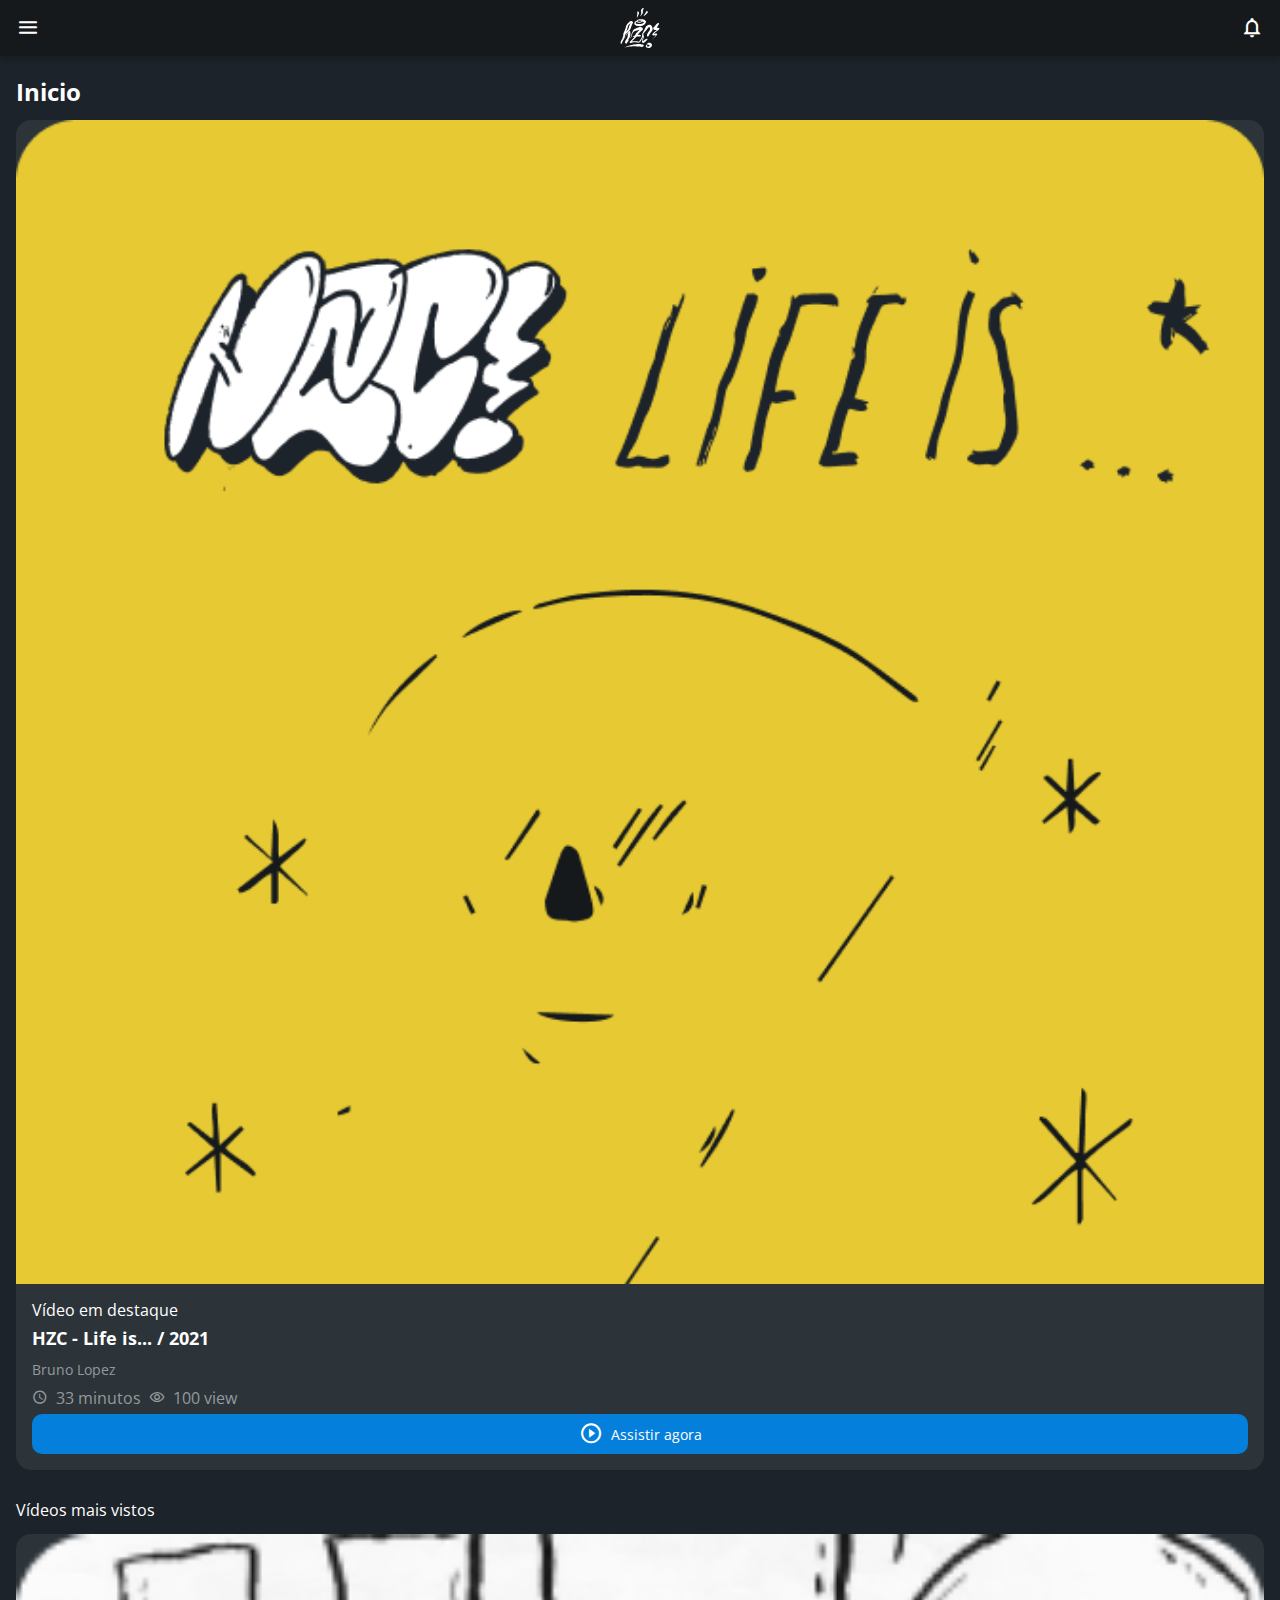
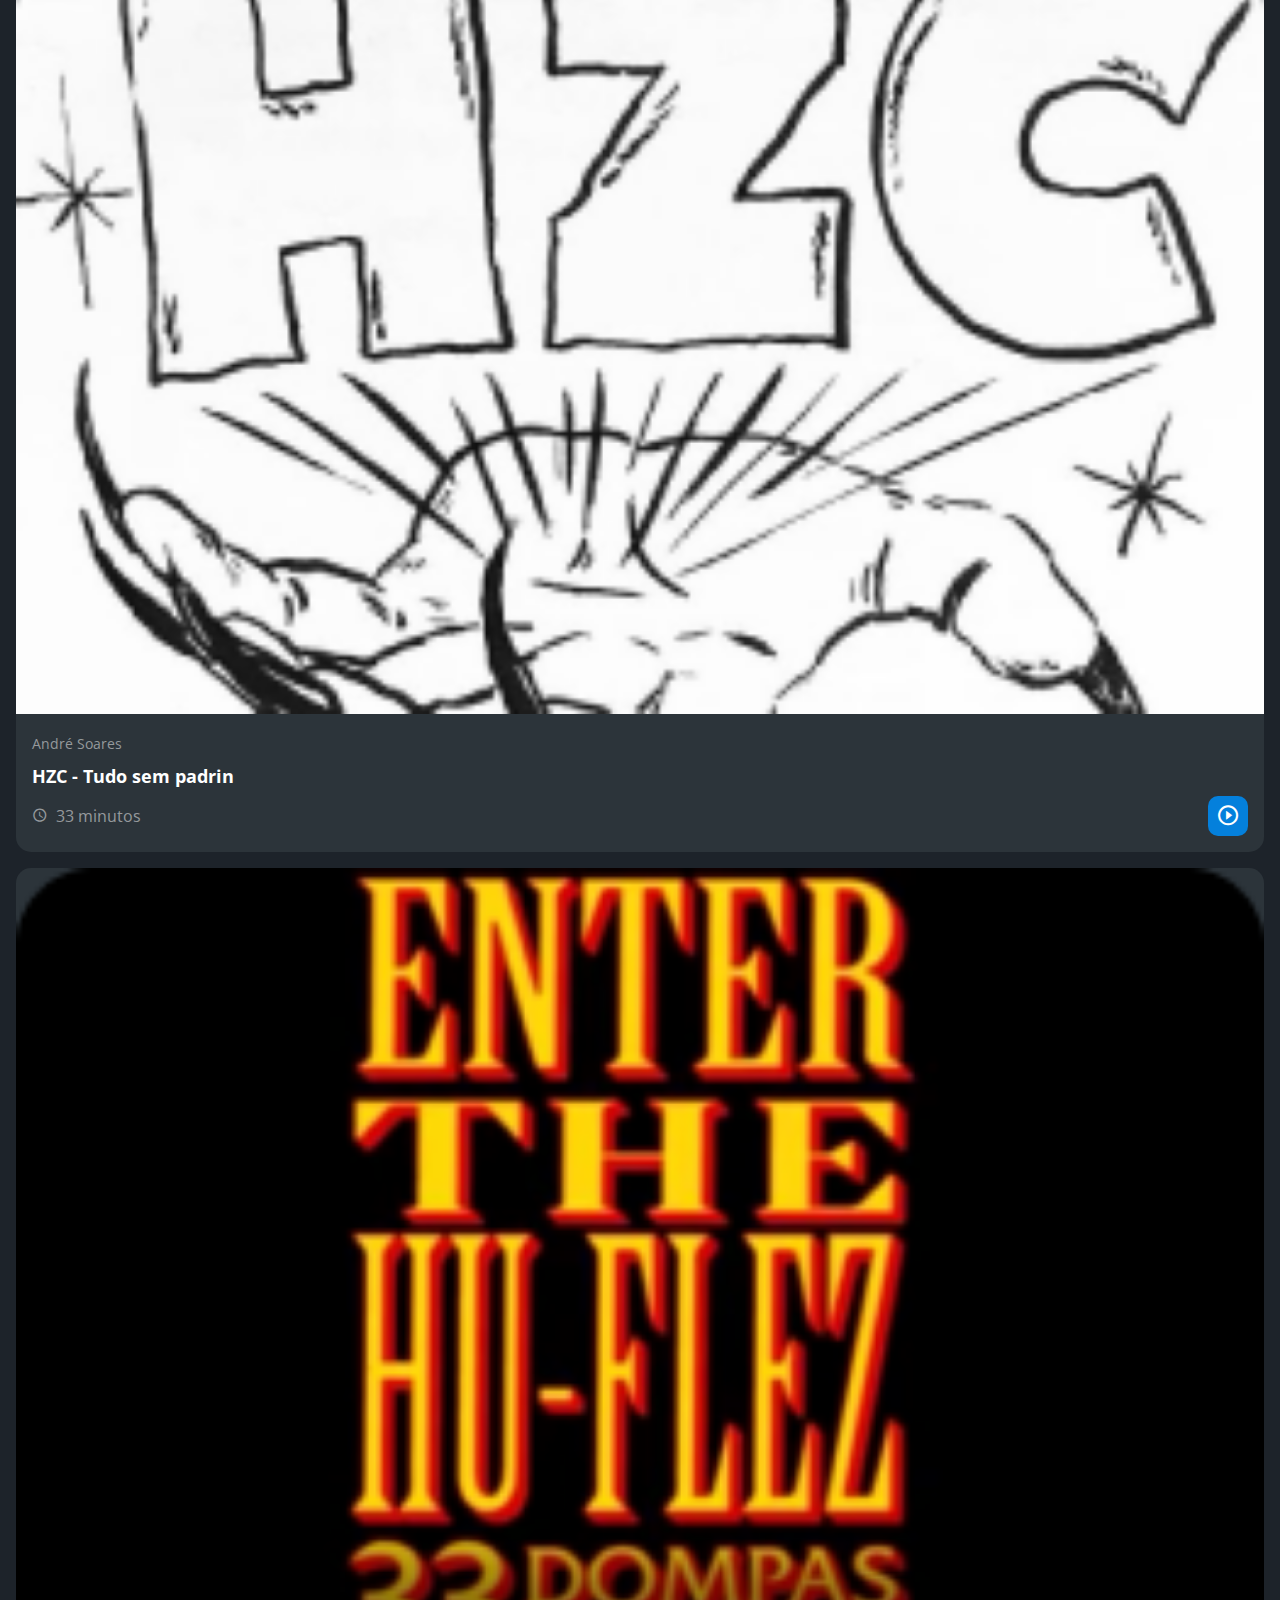
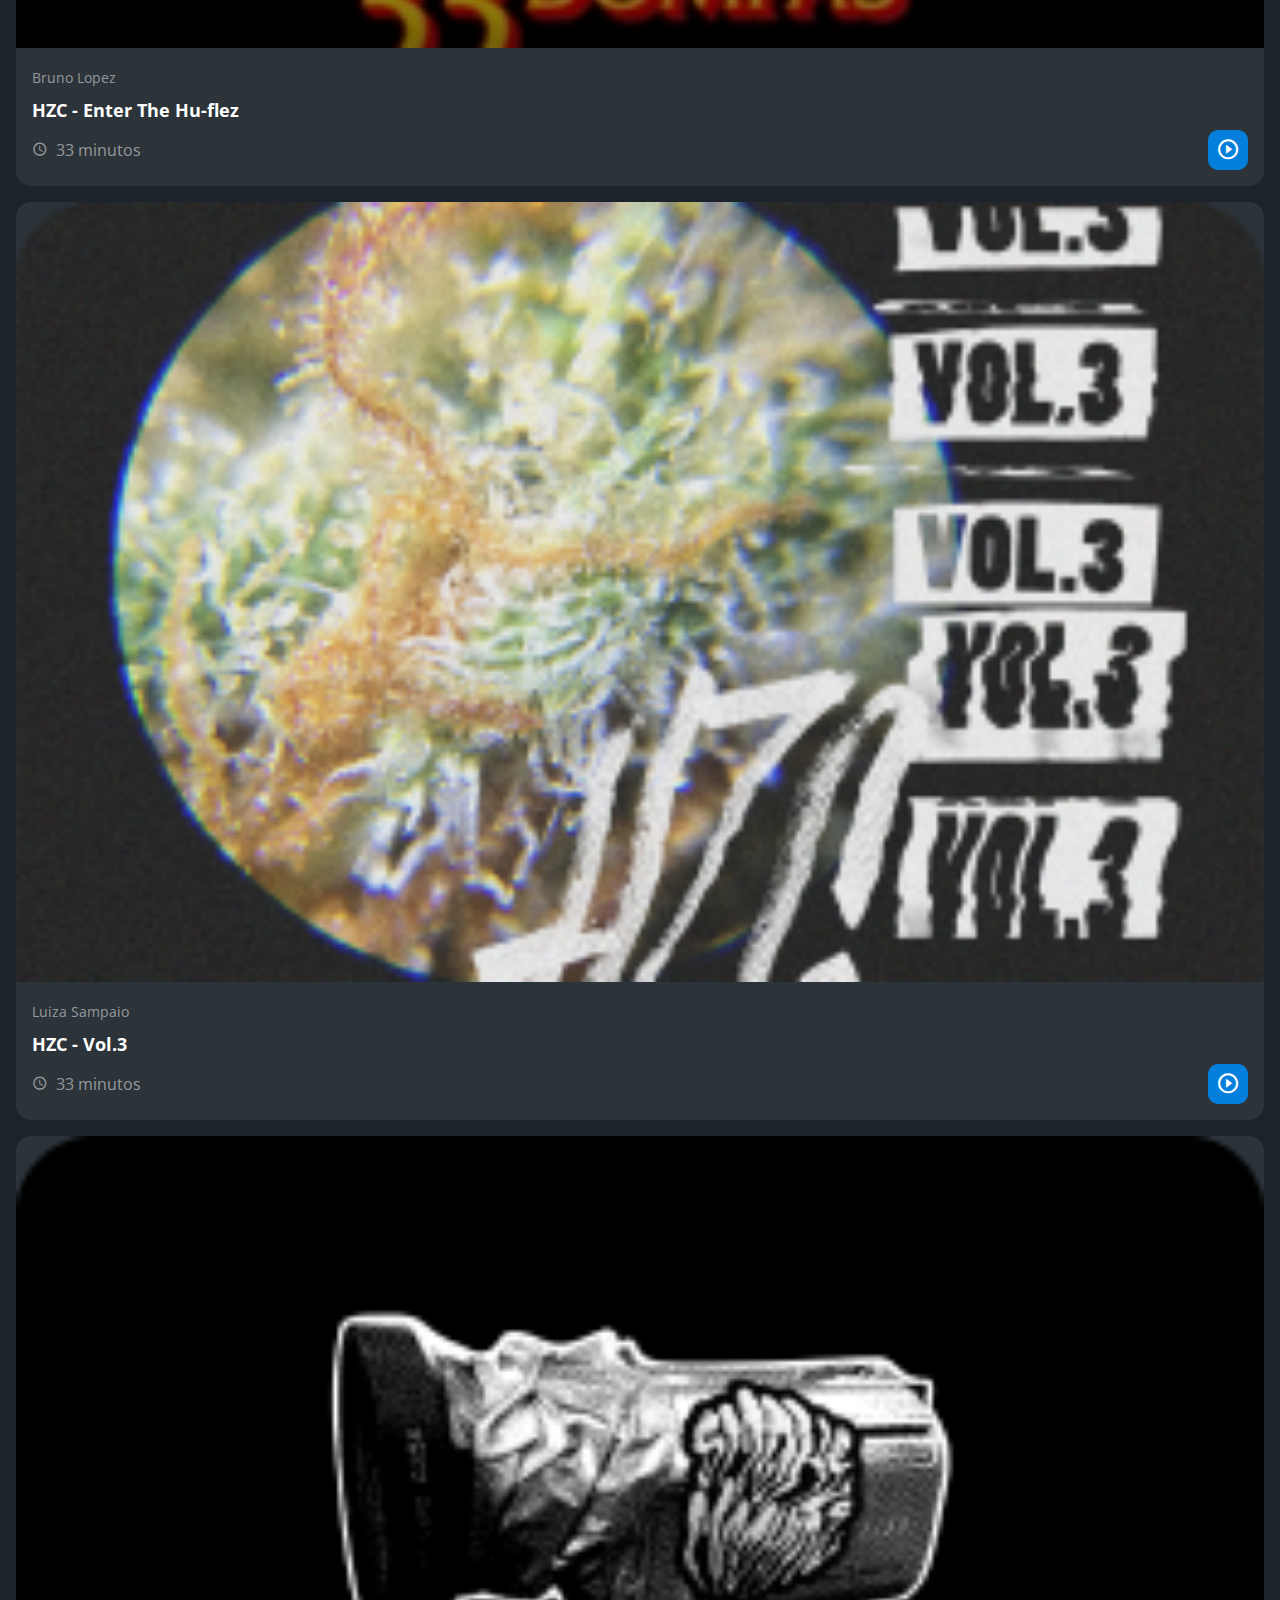
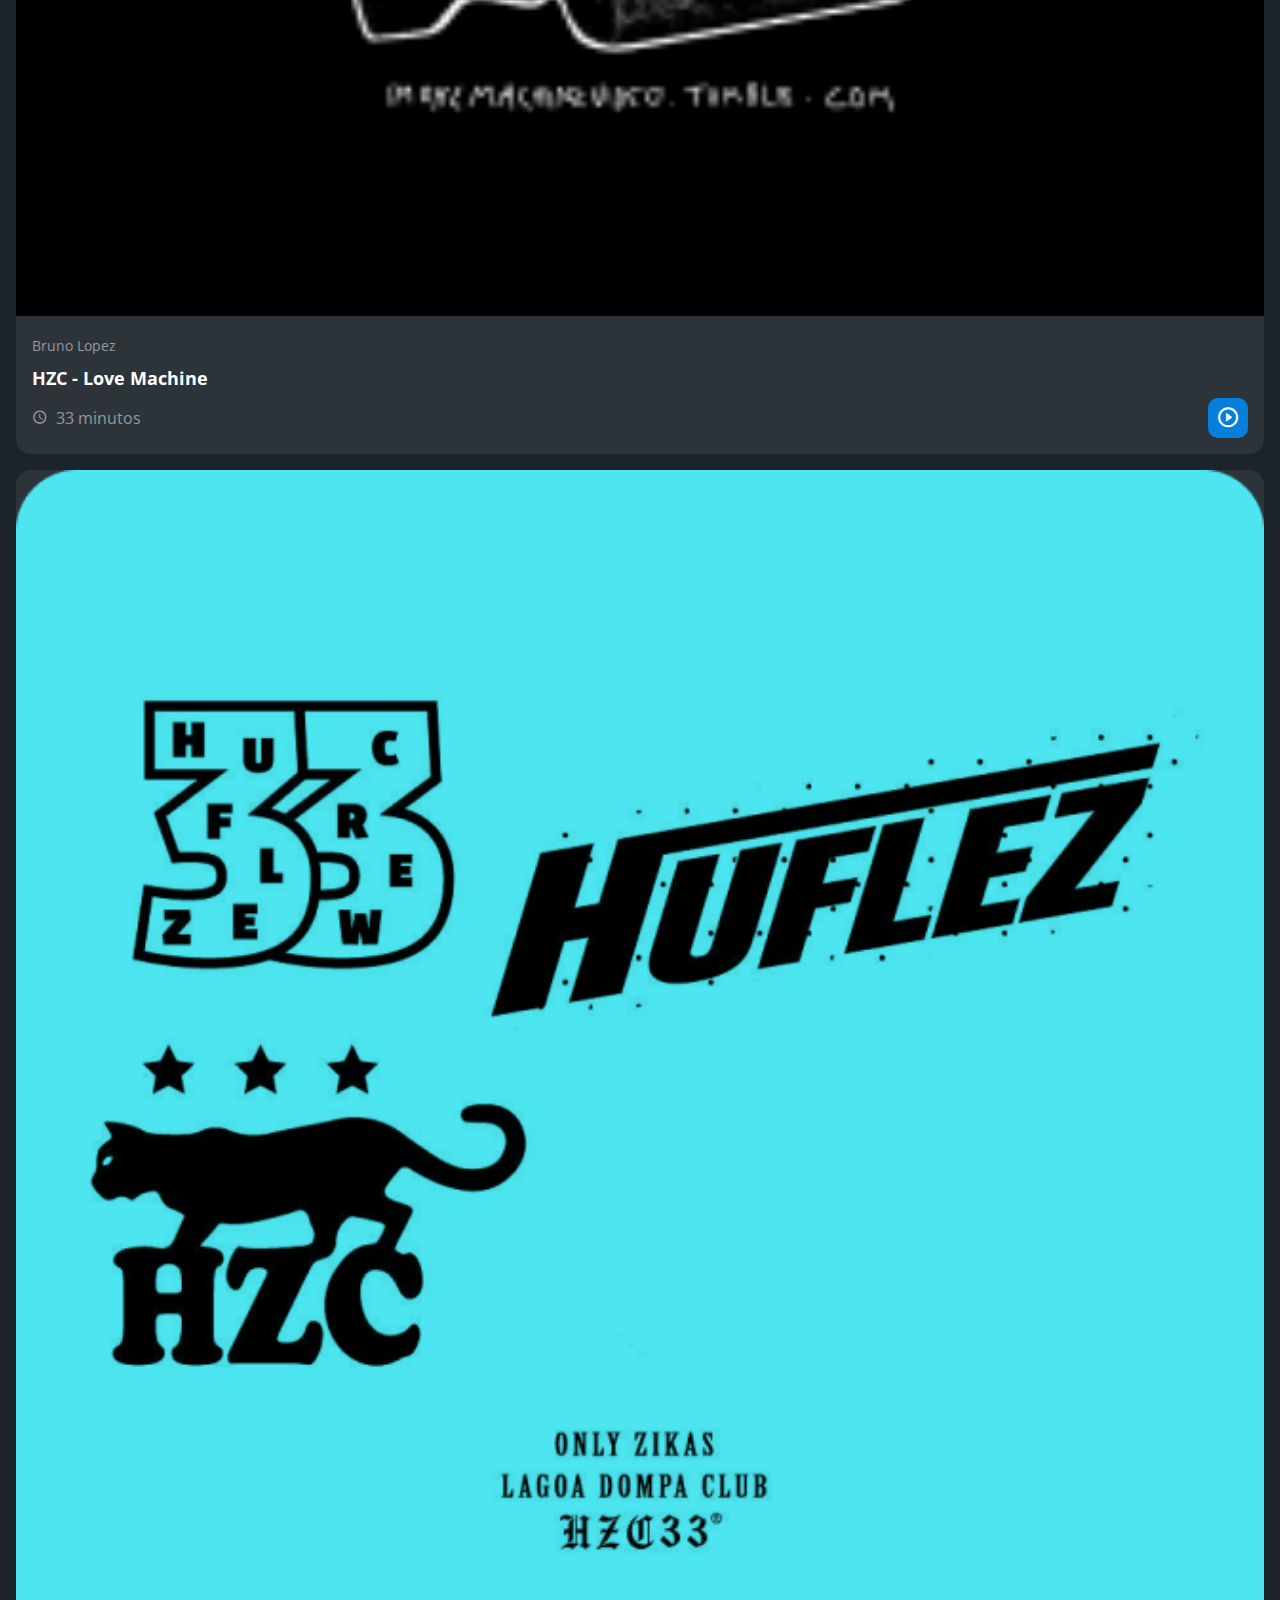
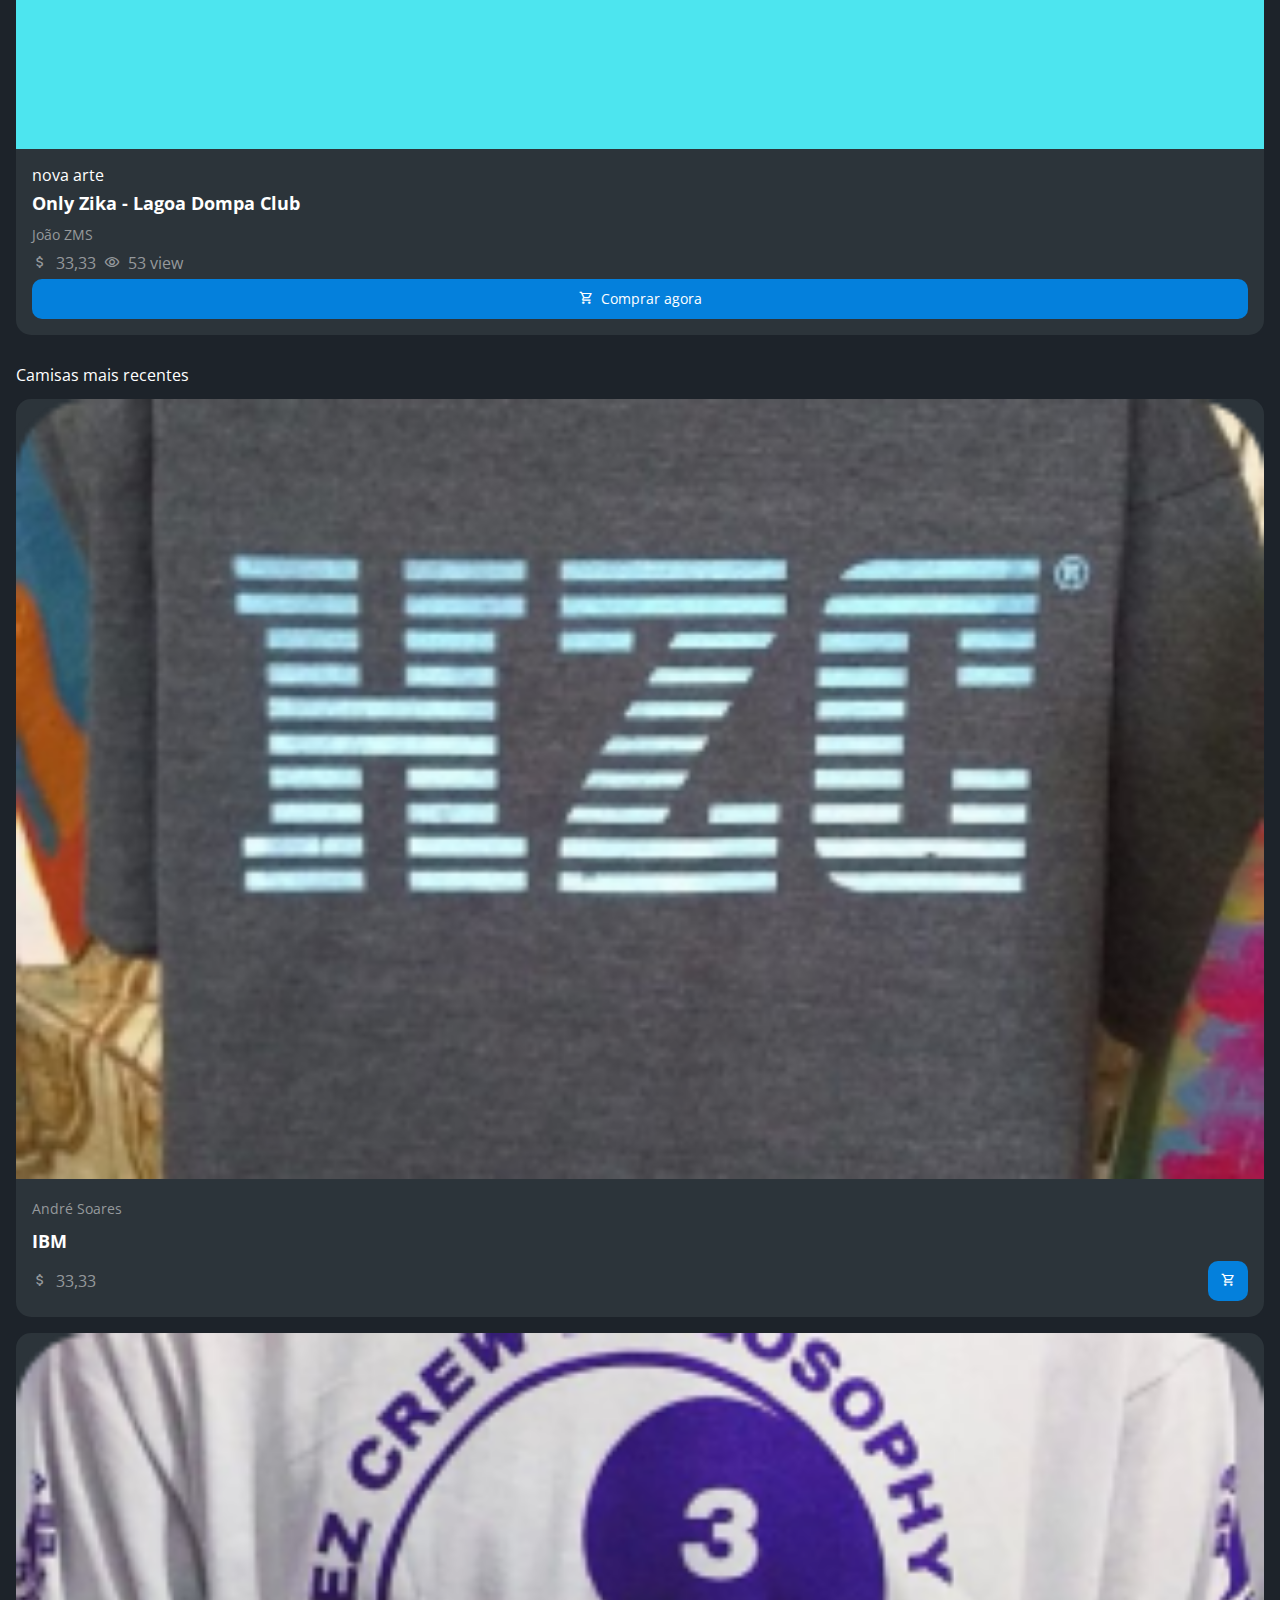
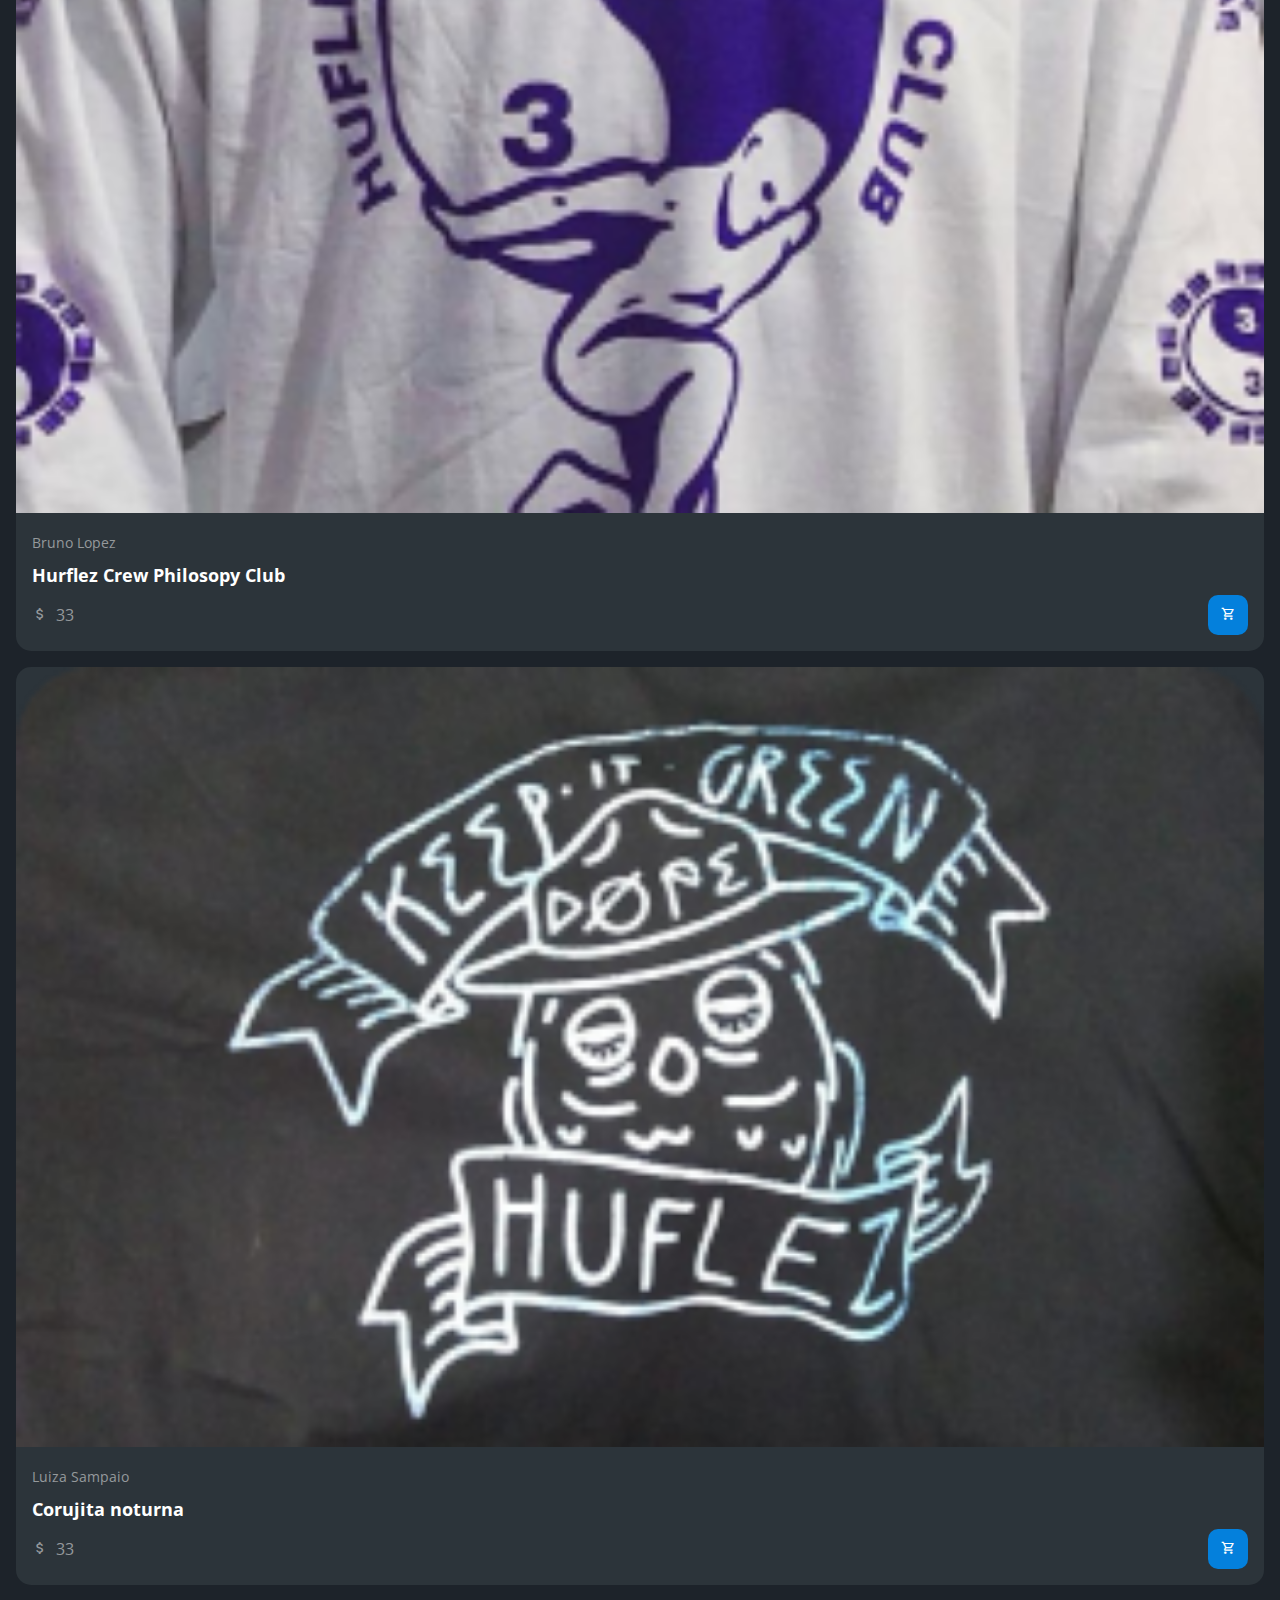
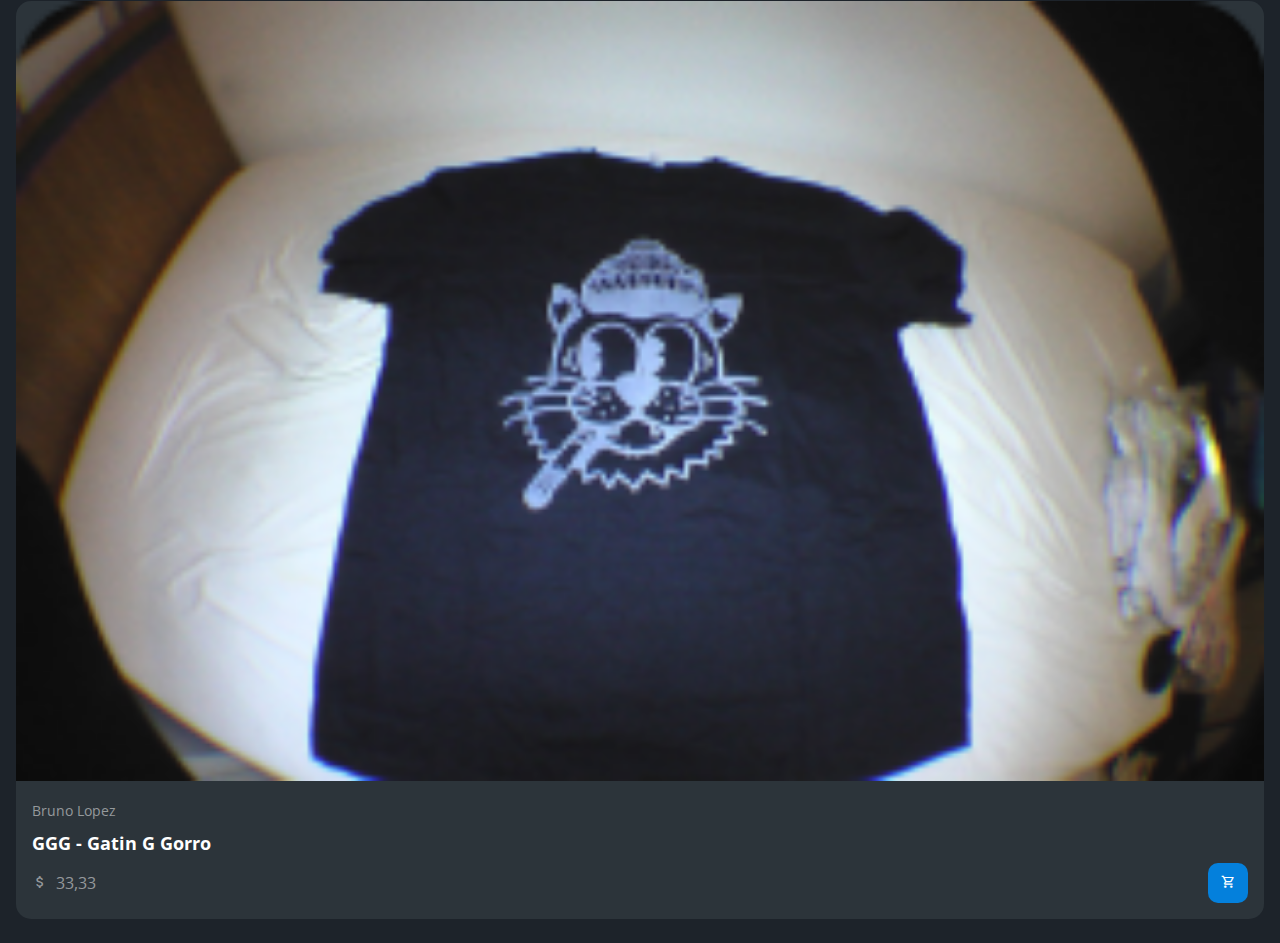
<file: index.html>
<!DOCTYPE html>
<html lang="pt-br">

<head>
    <meta charset="UTF-8">
    <meta http-equiv="X-UA-Compatible" content="IE=edge">
    <meta name="viewport" content="width=device-width, initial-scale=1.0">

    <!-- Reset Css -->
    <link rel="stylesheet" href="flex-e-grid-main/assets/css/reset.css">

    <!-- Css Page -->
    <link rel="stylesheet" href="style/base.css">
    <link rel="stylesheet" href="style/style.css">
    <link rel="stylesheet" href="style/cartao.css">

    <!-- Import Font -->
    <link rel="preconnect" href="https://fonts.googleapis.com">
    <link rel="preconnect" href="https://fonts.gstatic.com" crossorigin>
    <link rel="stylesheet" href="https://fonts.googleapis.com/css2?family=Open+Sans:wght@400;600;700&display=swap">

    <title>HZC | Home</title>
</head>

<body>

    <header class="container__cabecalho">
        <button class="container__menu" aria-label="menu"><i></i></button>
        <img src="flex-e-grid-main/assets/img/logo.svg" alt="Logo da HZC" class="container__logo">
        <p class="container-perfil">Bruno Lopez</p>
        <button class="container__notificacao" aria-label="notificação"><i></i></button>
        
    </header>

    <nav class="menu-lateral">
        <img src="flex-e-grid-main/assets/img/logo.svg" alt="logotipo da HZC" class="menu-lateral__logo">
        <a href="#" class="menu-lateral__link menu-lateral__link--inicio menu-lateral__link--ativo">Incio</a>
        <a href="#" class="menu-lateral__link menu-lateral__link--video">Vidios</a>
        <a href="picos.html" class="menu-lateral__link menu-lateral__link--pico">Picos</a>
        <a href="#" class="menu-lateral__link menu-lateral__link--integrantes">Integrantes</a>
        <a href="#"class="menu-lateral__link menu-lateral__link--camisas">Camisas</a>
        <a href="#" class="menu-lateral__link menu-lateral__link--pinturas">Pinturas</a>
    </nav>

    <main class="principal">

        <!-- Sessão de Cartões de Videos -->
        <h2 class="titulo-pagina">Inicio</h2>
        
        <article class="cartao cartao--destaque cartao--destaque__banner">
            <img src="flex-e-grid-main/assets/img/banner-mobile_1.png" alt="Banner do cartao" class="cartao__img">
            <div class="cartao__conteudo">
                <p class="cartao__destaque">Vídeo em destaque</p>
                <h3 class="cartao__titulo">HZC - Life is... / 2021</h3>
                <p class="cartao__perfil">Bruno Lopez</p>
                <p class="cartao__info cartao__info--tempo">33 minutos</p>
                <p class="cartao__info cartao__info--vizualizacao">100 view</p>
                <button class="cartao__botao cartao__botao--play cartao__botao--destaque">Assistir agora</button>
            </div>
        </article>
        <article class="cartao cartao--recentes cartao--recentes__videos">
            <h3 class="cartao__titulo">Vídeos recentes</h3>
            <a href="#" class="cartao__link">Ver todos</a>
            <ul class="cartao__lista">
                <li class="cartao__item">
                    <img src="flex-e-grid-main/assets/img/miniatura_1.png" alt="Thumbnail" class="cartao__item-thumbnail">
                    <h4 class="cartao__item-titulo">HZC - Love Machine</h4>
                    <p class="cartao__item-perfil">Júliano Fonseca</p>
                </li>
                <li class="cartao__item">
                    <img src="flex-e-grid-main/assets/img/miniatura_2.png" alt="Thumbnail" class="cartao__item-thumbnail">
                    <h4 class="cartao__item-titulo">HZC - Vol.3</h4>
                    <p class="cartao__item-perfil">Bruno Lopez</p>
                </li>
                <li class="cartao__item">
                    <img src="flex-e-grid-main/assets/img/miniatura_3.png" alt="Thumbnail" class="cartao__item-thumbnail">
                    <h4 class="cartao__item-titulo">HZC - Pescaria na Urca</h4>
                    <p class="cartao__item-perfil">Júliano Fonseca</p>
                </li>
                <li class="cartao__item">
                    <img src="flex-e-grid-main/assets/img/miniatura_4.png" alt="Thumbnail" class="cartao__item-thumbnail">
                    <h4 class="cartao__item-titulo">Vidalocagi - Guerreiro do Asfalto</h4>
                    <p class="cartao__item-perfil">Júliano Fonseca</p>
                </li>
                <li class="cartao__item">
                    <img src="flex-e-grid-main/assets/img/miniatura_5.png" alt="Thumbnail" class="cartao__item-thumbnail">
                    <h4 class="cartao__item-titulo">Vidalocagi - Não importa o nível</h4>
                    <p class="cartao__item-perfil">Júliano Fonseca</p>
                </li>
            </ul>

        </article>
        <section class="sessao">
            <h3 class="titulo-sessao">Vídeos mais vistos</h3>
            <article class="cartao">
                <img src="flex-e-grid-main/assets/img/video_1.png" alt="Video" class="cartao__img">
                <div class="cartao__conteudo">
                    <p class="cartao__perfil">André Soares</p>
                    <h3 class="cartao__titulo">HZC - Tudo sem padrin</h3>
                    <p class="cartao__info cartao__info--tempo">33 minutos</p>
                    <button class="cartao__botao cartao__botao--play" aria-label="Assistir agora"></button>
                </div>
            </article>
            <article class="cartao">
                <img src="flex-e-grid-main/assets/img/video_2.png" alt="Video" class="cartao__img">
                <div class="cartao__conteudo">
                    <p class="cartao__perfil">Bruno Lopez</p>
                    <h3 class="cartao__titulo">HZC - Enter The Hu-flez</h3>
                    <p class="cartao__info cartao__info--tempo">33 minutos</p>
                    <button class="cartao__botao cartao__botao--play" aria-label="Assistir agora"></button>
                </div>
            </article>
            <article class="cartao">
                <img src="flex-e-grid-main/assets/img/video_3.png" alt="Video" class="cartao__img">
                <div class="cartao__conteudo">
                    <p class="cartao__perfil">Luiza Sampaio</p>
                    <h3 class="cartao__titulo">HZC - Vol.3</h3>
                    <p class="cartao__info cartao__info--tempo">33 minutos</p>
                    <button class="cartao__botao cartao__botao--play" aria-label="Assistir agora"></button>
                </div>
            </article>
            <article class="cartao">
                <img src="flex-e-grid-main/assets/img/video_4.png" alt="Video" class="cartao__img">
                <div class="cartao__conteudo">
                    <p class="cartao__perfil">Bruno Lopez</p>
                    <h3 class="cartao__titulo">HZC - Love Machine</h3>
                    <p class="cartao__info cartao__info--tempo">33 minutos</p>
                    <button class="cartao__botao cartao__botao--play" aria-label="Assistir agora"></button>
                </div>
            </article>

        </section>

        <!-- Sessão de Cartões de Venda - Camisas -->
        <article class="cartao cartao--recentes cartao--recentes__arte">
            <h3 class="cartao__titulo">Novas artes</h3>
            <a href="#" class="cartao__link">Ver todos</a>
            <ul class="cartao__lista">
                <li class="cartao__item">
                    <img src="flex-e-grid-main/assets/img/Rectangle97.png" alt="Thumbnail" class="cartao__item-thumbnail">
                    <h4 class="cartao__item-titulo">Sem título 01</h4>
                    <p class="cartao__item-perfil">Antonio Tebyriçá</p>
                </li>
                <li class="cartao__item">
                    <img src="flex-e-grid-main/assets/img/Rectangle97(1).png" alt="Thumbnail" class="cartao__item-thumbnail">
                    <h4 class="cartao__item-titulo">Sem título 02</h4>
                    <p class="cartao__item-perfil">Antonio Tebyriçá</p>
                </li>
                <li class="cartao__item">
                    <img src="flex-e-grid-main/assets/img/Rectangle97(2).png" alt="Thumbnail" class="cartao__item-thumbnail">
                    <h4 class="cartao__item-titulo">Segurança</h4>
                    <p class="cartao__item-perfil">Raphael Gibson</p>
                </li>
                <li class="cartao__item">
                    <img src="flex-e-grid-main/assets/img/Rectangle97(3).png" alt="Thumbnail" class="cartao__item-thumbnail">
                    <h4 class="cartao__item-titulo">Malunguisse</h4>
                    <p class="cartao__item-perfil">Carolina Canavarro</p>
                </li>
                <li class="cartao__item">
                    <img src="flex-e-grid-main/assets/img/Rectangle97(4).png" alt="Thumbnail" class="cartao__item-thumbnail">
                    <h4 class="cartao__item-titulo">Coroa da converse</h4>
                    <p class="cartao__item-perfil">Nikolas de Murtas</p>
                </li>
                <li class="cartao__item">
                    <img src="flex-e-grid-main/assets/img/Rectangle97(5).png" alt="Thumbnail" class="cartao__item-thumbnail">
                    <h4 class="cartao__item-titulo">Segurança</h4>
                    <p class="cartao__item-perfil">Raphael Gibson</p>
                </li>
                <li class="cartao__item">
                    <img src="flex-e-grid-main/assets/img/Rectangle97.png" alt="Thumbnail" class="cartao__item-thumbnail">
                    <h4 class="cartao__item-titulo">Sem título 03</h4>
                    <p class="cartao__item-perfil">Antonio Tebyriçá</p>
                </li>
            </ul>

        </article>
        <article class="cartao cartao--destaque cartao--destaque__arte">
            <img src="flex-e-grid-main/assets/img/banner-mobile_2.png" alt="Banner do cartao" class="cartao__img">
            <div class="cartao__conteudo">
                <p class="cartao__destaque">nova arte</p>
                <h3 class="cartao__titulo">Only Zika - Lagoa Dompa Club</h3>
                <p class="cartao__perfil">João ZMS</p>
                <p class="cartao__info cartao__info--valor">33,33</p>
                <p class="cartao__info cartao__info--vizualizacao">53 view</p>
                <button class="cartao__botao cartao__botao--compra cartao__botao--destaque">Comprar agora</button>
            </div>
        </article>
        <section class="compra">
            <h3 class="titulo-sessao__compra">Camisas mais recentes</h3>
            <article class="cartao">
                <img src="flex-e-grid-main/assets/img/produto_1.png" alt="Camisa" class="cartao__img">
                <div class="cartao__conteudo">
                    <p class="cartao__perfil">André Soares</p>
                    <h3 class="cartao__titulo">IBM</h3>
                    <p class="cartao__info cartao__info--valor">33,33</p>
                    <button class="cartao__botao cartao__botao--compra" aria-label="Assistir agora"></button>
                </div>
            </article>
            <article class="cartao">
                <img src="flex-e-grid-main/assets/img/produto_2.png" alt="Camisa" class="cartao__img">
                <div class="cartao__conteudo">
                    <p class="cartao__perfil">Bruno Lopez</p>
                    <h3 class="cartao__titulo">Hurflez Crew Philosopy Club</h3>
                    <p class="cartao__info cartao__info--valor">33</p>
                    <button class="cartao__botao cartao__botao--compra" aria-label="Assistir agora"></button>
                </div>
            </article>
            <article class="cartao">
                <img src="flex-e-grid-main/assets/img/produto_3.png" alt="Camisa" class="cartao__img">
                <div class="cartao__conteudo">
                    <p class="cartao__perfil">Luiza Sampaio</p>
                    <h3 class="cartao__titulo">Corujita noturna</h3>
                    <p class="cartao__info cartao__info--valor">33</p>
                    <button class="cartao__botao cartao__botao--compra" aria-label="Assistir agora"></button>
                </div>
            </article>
            <article class="cartao">
                <img src="flex-e-grid-main/assets/img/produto_4.png" alt="Camisa" class="cartao__img">
                <div class="cartao__conteudo">
                    <p class="cartao__perfil">Bruno Lopez</p>
                    <h3 class="cartao__titulo">GGG - Gatin G Gorro</h3>
                    <p class="cartao__info cartao__info--valor">33,33</p>
                    <button class="cartao__botao cartao__botao--compra" aria-label="Assistir agora"></button>
                </div>
            </article>

        </section>

    </main>


    <!--  script de função da página    -->
    <script src="js/script.js"></script>
</body>

</html>
</file>
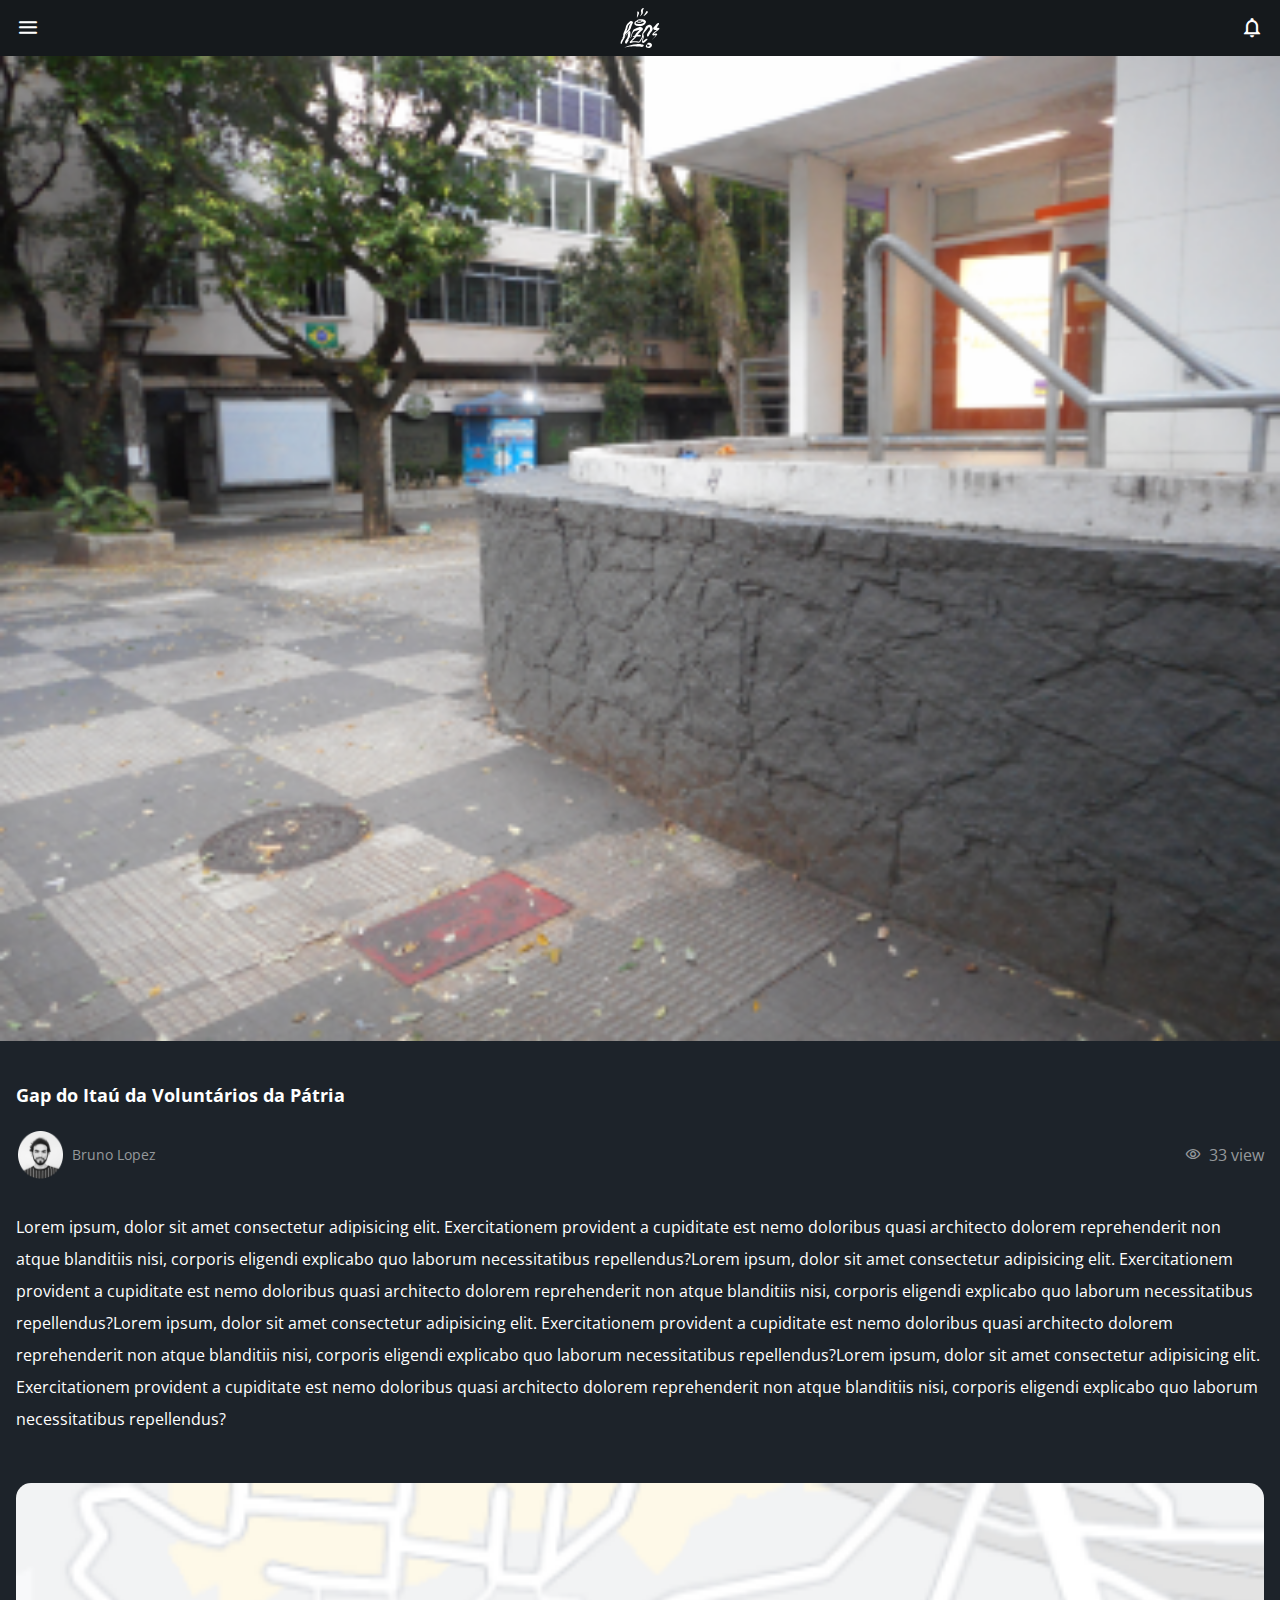
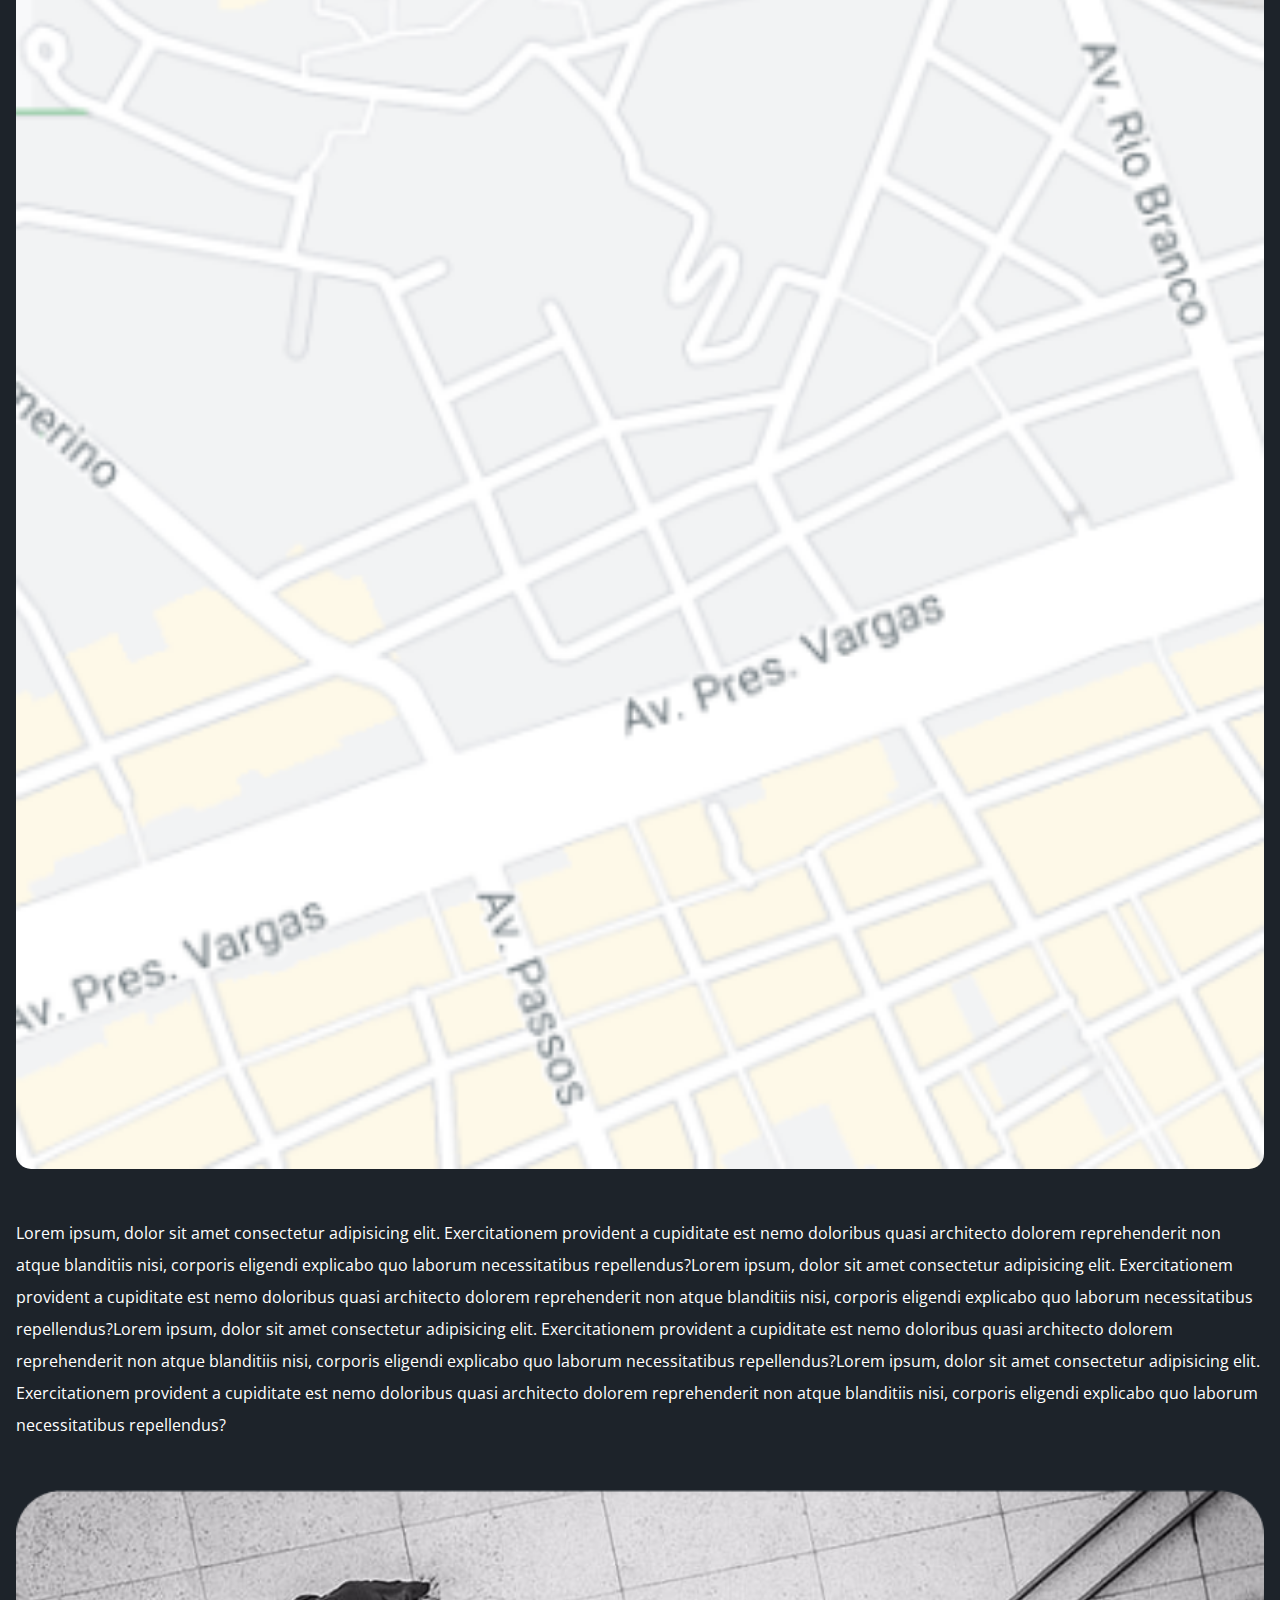
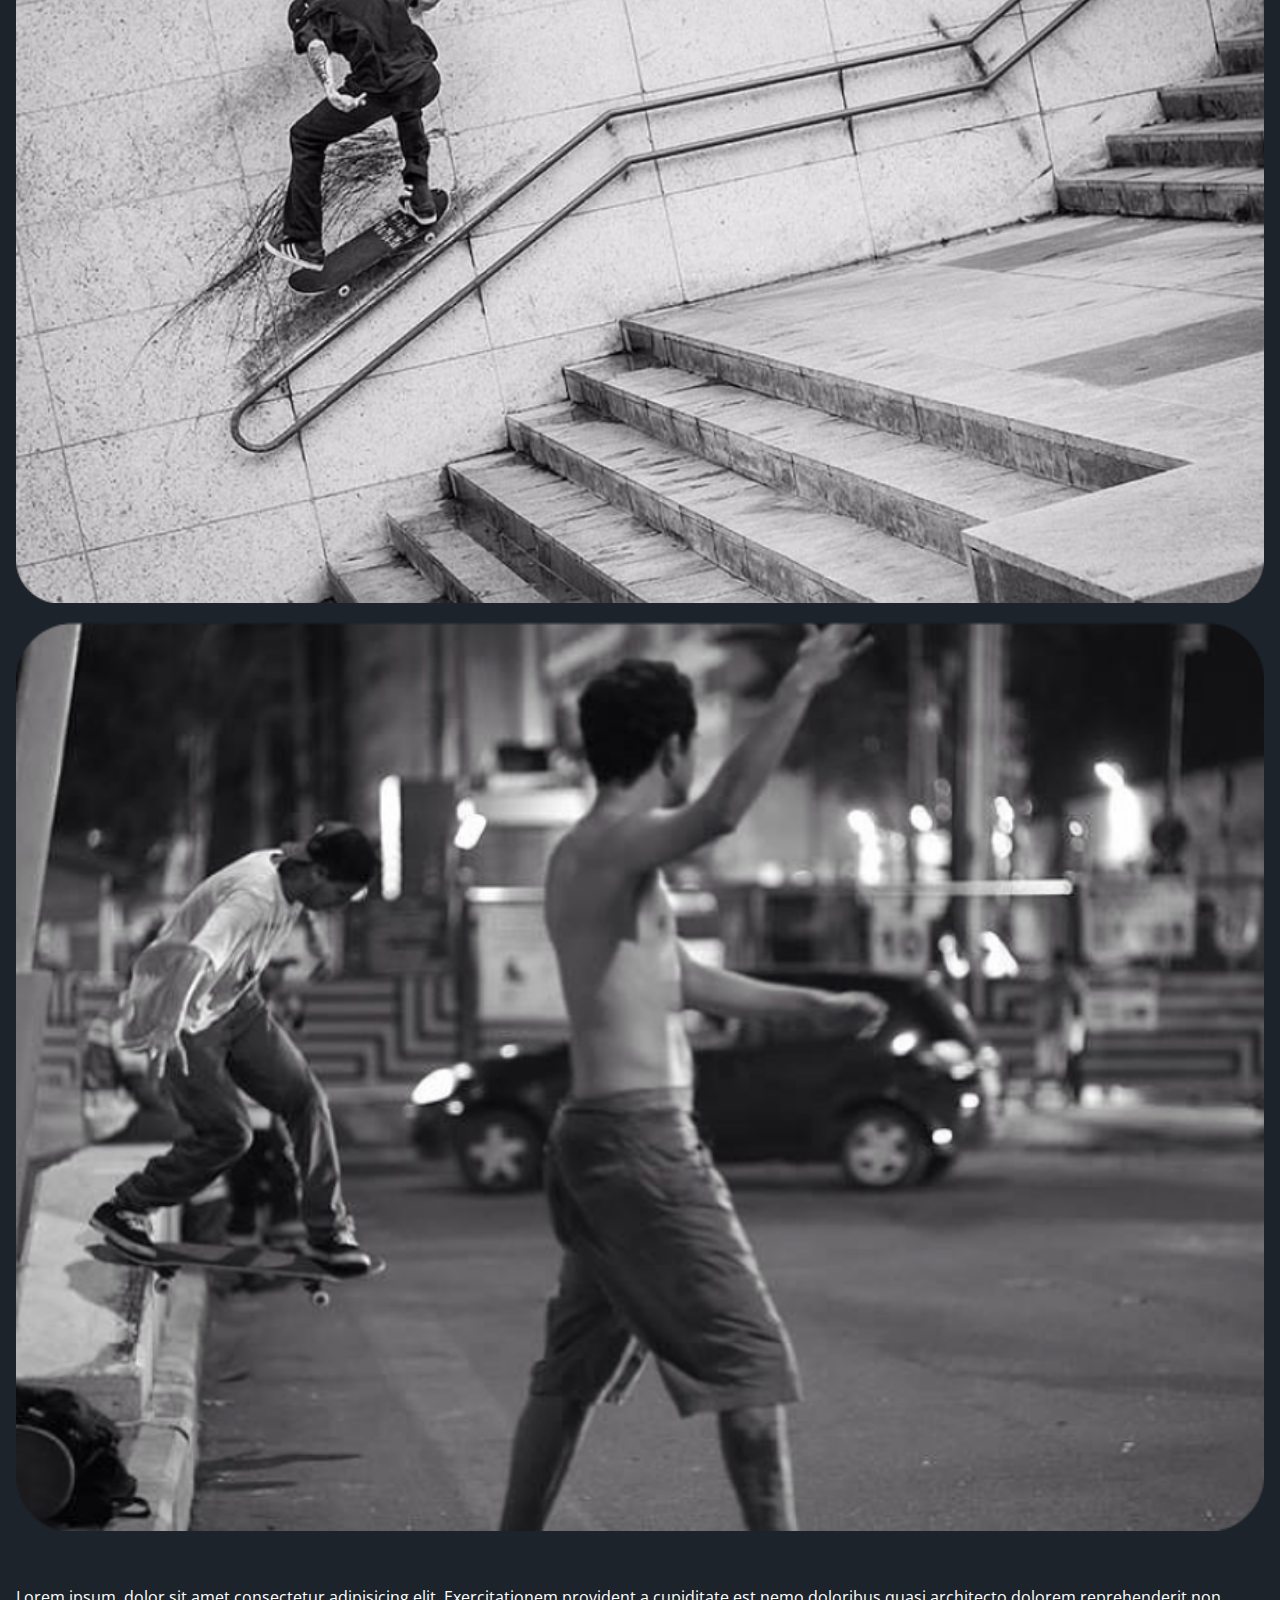
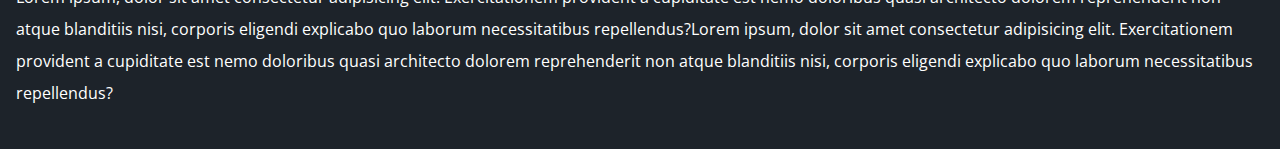
<file: pico.html>
<!DOCTYPE html>
<html lang="pt-br">

<head>
    <meta charset="UTF-8">
    <meta http-equiv="X-UA-Compatible" content="IE=edge">
    <meta name="viewport" content="width=device-width, initial-scale=1.0">

    <!-- Reset Css -->
    <link rel="stylesheet" href="flex-e-grid-main/assets/css/reset.css">

    <!-- Css Page -->
    <link rel="stylesheet" href="style/base.css">
    <link rel="stylesheet" href="style/styleHome.css">
    <link rel="stylesheet" href="style/cartao.css">

    <link rel="stylesheet" href="style/subPage.css">

    <!-- Import Font -->
    <link rel="preconnect" href="https://fonts.googleapis.com">
    <link rel="preconnect" href="https://fonts.gstatic.com" crossorigin>
    <link rel="stylesheet" href="https://fonts.googleapis.com/css2?family=Open+Sans:wght@400;600;700&display=swap">

    <title> HZC | Picos </title>
</head>

<body>
    <header class="container__cabecalho">
        <button class="container__menu" aria-label="menu"><i></i></button>
        <img src="flex-e-grid-main/assets/img/logo.svg" alt="Logo da HZC" class="container__logo">
        <p class="container-perfil">Bruno Lopez</p>
        <button class="container__notificacao" aria-label="notificação"><i></i></button>

    </header>

    <nav class="menu-lateral">
        <img src="flex-e-grid-main/assets/img/logo.svg" alt="logotipo da HZC" class="menu-lateral__logo">
        <a href="index.html" class="menu-lateral__link menu-lateral__link--inicio">Incio</a>
        <a href="videos.html" class="menu-lateral__link menu-lateral__link--video">Vidios</a>
        <a href="picos.html" class="menu-lateral__link menu-lateral__link--pico menu-lateral__link--ativo">Picos</a>
        <a href="#" class="menu-lateral__link menu-lateral__link--integrantes">Integrantes</a>
        <a href="#" class="menu-lateral__link menu-lateral__link--camisas">Camisas</a>
        <a href="#" class="menu-lateral__link menu-lateral__link--pinturas">Pinturas</a>
    </nav>

    <img src="flex-e-grid-main/assets/img/artigo-capa-mobile.png" alt="Imagem do artigo"
        class="cartao__img cartao__img--mobile" />
    <main class="principal principal--subpage">

        <article class="cartao--destaque__grid">
            <img src="flex-e-grid-main/assets/img/artigo_1.png" alt="Imagem do artigo"
                class="cartao__img--desktop pico__img--desktop" />
            <div class="cartao__conteudo cartao__conteudo--subpage">
                <h2 class="cartao__titulo--subpage">Gap do Itaú da Voluntários da Pátria</h2>
                <p class="cartao__perfil cartao__perfil--subpage cartao__perfil--grid">Bruno Lopez</p>
                <p class="cartao__info cartao__info--vizualizacao cartao__info--grid">33 view</p>

            </div>
        </article>

        <!-- Texto da pagina -->
        <section class="sessao--conteudo">
            <div class="cartao__conteudo--texto texto">
                <p>Lorem ipsum, dolor sit amet consectetur adipisicing elit. Exercitationem provident a cupiditate est
                    nemo doloribus quasi architecto dolorem reprehenderit non atque blanditiis nisi, corporis eligendi
                    explicabo quo laborum necessitatibus repellendus?Lorem ipsum, dolor sit amet consectetur adipisicing
                    elit. Exercitationem provident a cupiditate est
                    nemo doloribus quasi architecto dolorem reprehenderit non atque blanditiis nisi, corporis eligendi
                    explicabo quo laborum necessitatibus repellendus?Lorem ipsum, dolor sit amet consectetur adipisicing
                    elit. Exercitationem provident a cupiditate est
                    nemo doloribus quasi architecto dolorem reprehenderit non atque blanditiis nisi, corporis eligendi
                    explicabo quo laborum necessitatibus repellendus?Lorem ipsum, dolor sit amet consectetur adipisicing
                    elit. Exercitationem provident a cupiditate est
                    nemo doloribus quasi architecto dolorem reprehenderit non atque blanditiis nisi, corporis eligendi
                    explicabo quo laborum necessitatibus repellendus?
                </p>
            </div>
        </section>
        <section class="sessao--conteudo__imagem">
            <article class="sessao--artigo__img">
                <img src="flex-e-grid-main/assets/img/mobile-artiigo-1.png" alt="Imagem artigo" class="imagem cartao__img img--mobile">
                <img src="flex-e-grid-main/assets/img/artigo_2.png" alt="Imagem artigo" class="imagem cartao__img img--desktop">
            </article>

        </section>
        <section class="sessao--conteudo-p2">
            <div class="cartao__conteudo--texto texto">
                <p>Lorem ipsum, dolor sit amet consectetur adipisicing elit. Exercitationem provident a cupiditate est
                    nemo doloribus quasi architecto dolorem reprehenderit non atque blanditiis nisi, corporis eligendi
                    explicabo quo laborum necessitatibus repellendus?Lorem ipsum, dolor sit amet consectetur adipisicing
                    elit. Exercitationem provident a cupiditate est
                    nemo doloribus quasi architecto dolorem reprehenderit non atque blanditiis nisi, corporis eligendi
                    explicabo quo laborum necessitatibus repellendus?Lorem ipsum, dolor sit amet consectetur adipisicing
                    elit. Exercitationem provident a cupiditate est
                    nemo doloribus quasi architecto dolorem reprehenderit non atque blanditiis nisi, corporis eligendi
                    explicabo quo laborum necessitatibus repellendus?Lorem ipsum, dolor sit amet consectetur adipisicing
                    elit. Exercitationem provident a cupiditate est
                    nemo doloribus quasi architecto dolorem reprehenderit non atque blanditiis nisi, corporis eligendi
                    explicabo quo laborum necessitatibus repellendus?
                </p>
            </div>
        </section>
        <section class="sessao--conteudo__imagem-2">
            <article class="sessao--artigo__img ">
                <img src="flex-e-grid-main/assets/img/artigo_3.png" alt="Imagem artigo" class="imagem cartao__img">

            </article>
            <article class="sessao--artigo__img">
                <img src="flex-e-grid-main/assets/img/artigo_4.png" alt="Imagem artigo" class="imagem cartao__img">

            </article>
        </section>
        <section class="sessao--conteudo-p3">
            <div class="cartao__conteudo--texto texto">
                <p>Lorem ipsum, dolor sit amet consectetur adipisicing elit. Exercitationem provident a cupiditate est
                    nemo doloribus quasi architecto dolorem reprehenderit non atque blanditiis nisi, corporis eligendi
                    explicabo quo laborum necessitatibus repellendus?Lorem ipsum, dolor sit amet consectetur adipisicing
                    elit. Exercitationem provident a cupiditate est
                    nemo doloribus quasi architecto dolorem reprehenderit non atque blanditiis nisi, corporis eligendi
                    explicabo quo laborum necessitatibus repellendus?
            </div>

        </section>

        <!-- Cards de Conteudo lateral -->
        <section class="sessao__pico--desktop">
            <h3 class="cartao__titulo cartao__titulo--grid">Outros Picos Similares</h3>
            <article class="cartao cartao--subpage">
                <img src="flex-e-grid-main/assets/img/Rectangle5.png" alt="Video" class="cartao__img">
                <div class="cartao__conteudo">
                    <p class="cartao__perfil">Luiza Sampaio</p>
                    <h3 class="cartao__titulo">Gap com mureta da Voluntários</h3>
                    <p class="cartao__info cartao__info--vizualizacao">33 view</p>
                    <button class="cartao__botao cartao__botao--map" aria-label="Assistir agora"></button>
                </div>
            </article>
            <article class="cartao cartao--subpage">
                <img src="flex-e-grid-main/assets/img/Rectangle5(1).png" alt="Video" class="cartao__img">
                <div class="cartao__conteudo">
                    <p class="cartao__perfil">André Soares</p>
                    <h3 class="cartao__titulo">Rampa de entrada do túnel Rebouças</h3>
                    <p class="cartao__info cartao__info--vizualizacao">33 view</p>
                    <button class="cartao__botao cartao__botao--map" aria-label="Assistir agora"></button>
                </div>
            </article>
            <article class="cartao cartao--subpage">
                <img src="flex-e-grid-main/assets/img/Rectangle5(2).png" alt="Video" class="cartao__img">
                <div class="cartao__conteudo">
                    <p class="cartao__perfil">Júlia Fonseca</p>
                    <h3 class="cartao__titulo">Wallride de pedra portuguesa da FGP</h3>
                    <p class="cartao__info cartao__info--vizualizacao">33 view</p>
                    <button class="cartao__botao cartao__botao--map" aria-label="Assistir agora"></button>
                </div>
            </article>
            <article class="cartao cartao--subpage">
                <img src="flex-e-grid-main/assets/img/Rectangle5(0).png" alt="Video" class="cartao__img">
                <div class="cartao__conteudo">
                    <p class="cartao__perfil">Bruno Lopez</p>
                    <h3 class="cartao__titulo">Gap do Itaú da Voluntários da Pátria</h3>
                    <p class="cartao__info cartao__info--vizualizacao">33 view</p>
                    <button class="cartao__botao cartao__botao--map" aria-label="Assistir agora"></button>
                </div>
            </article>

        </section>

    </main>

    <script src="js/script.js"></script>
</body>

</html>
</file>
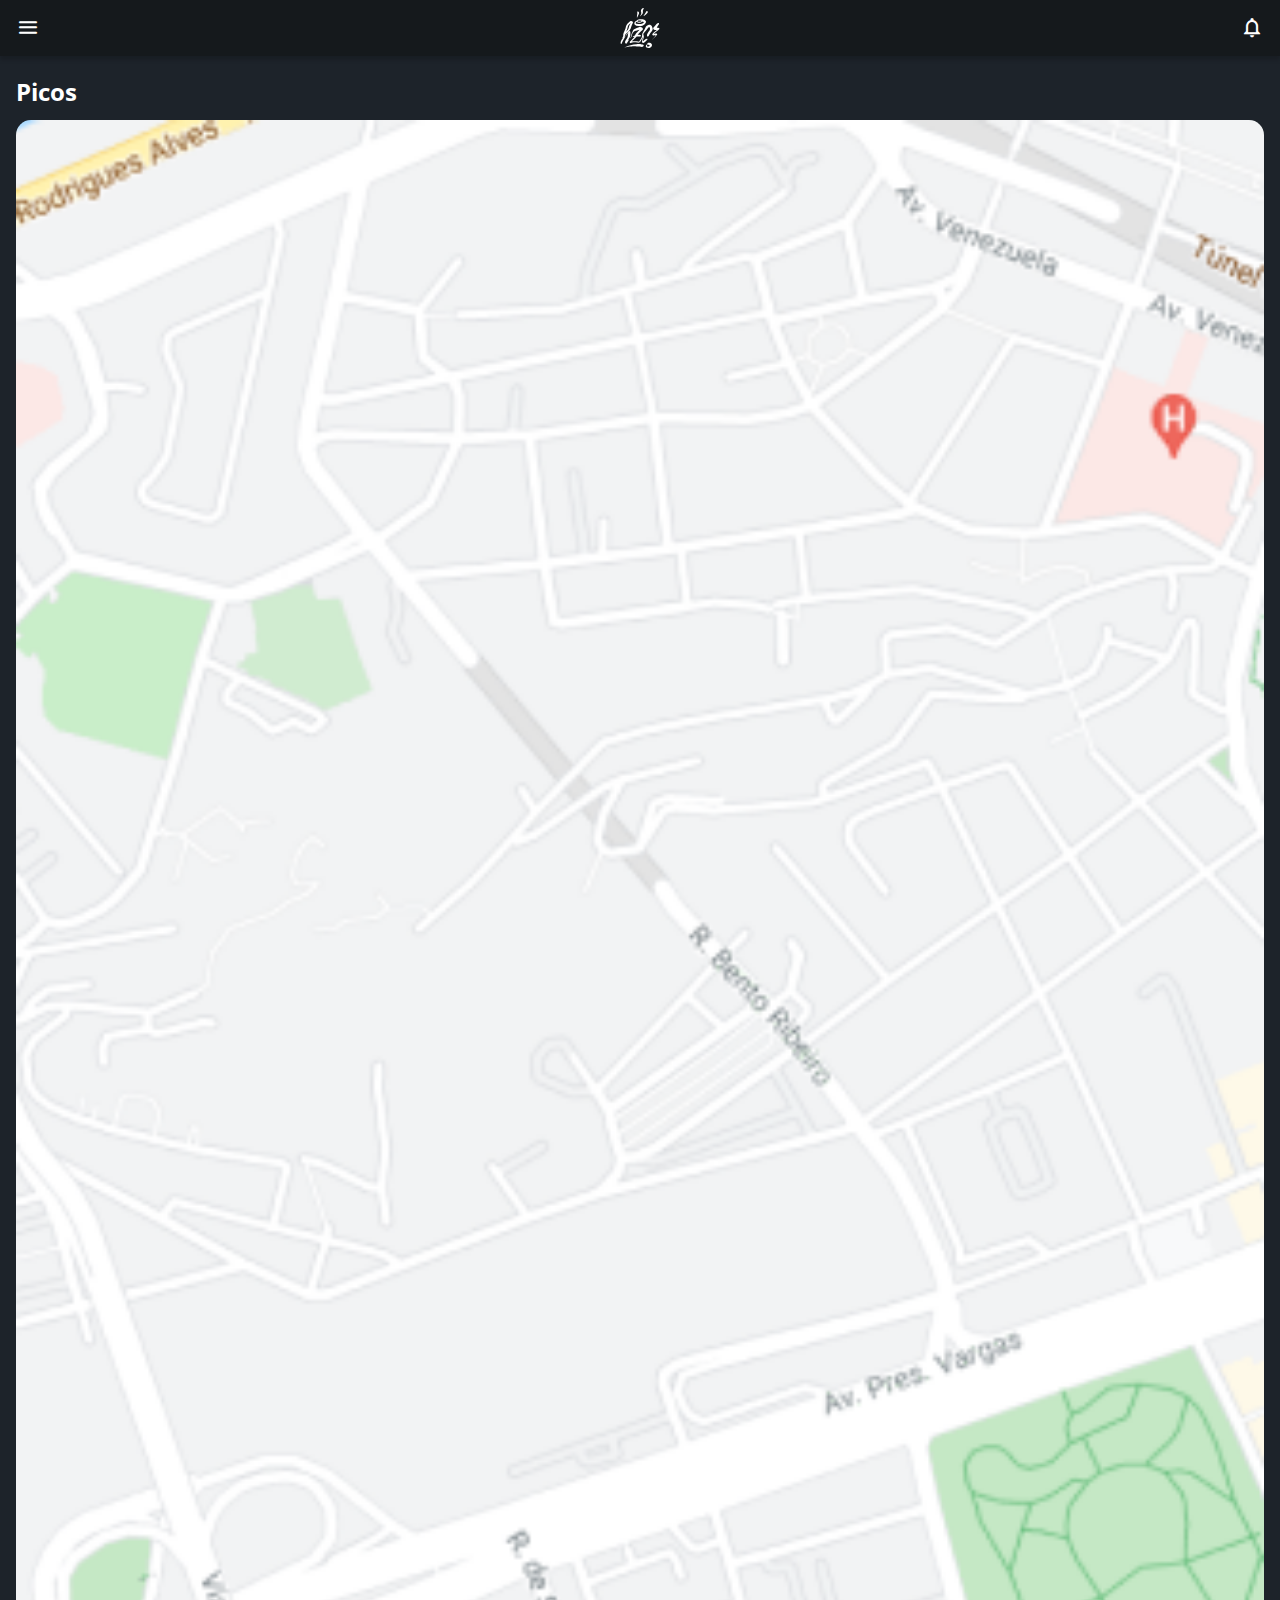
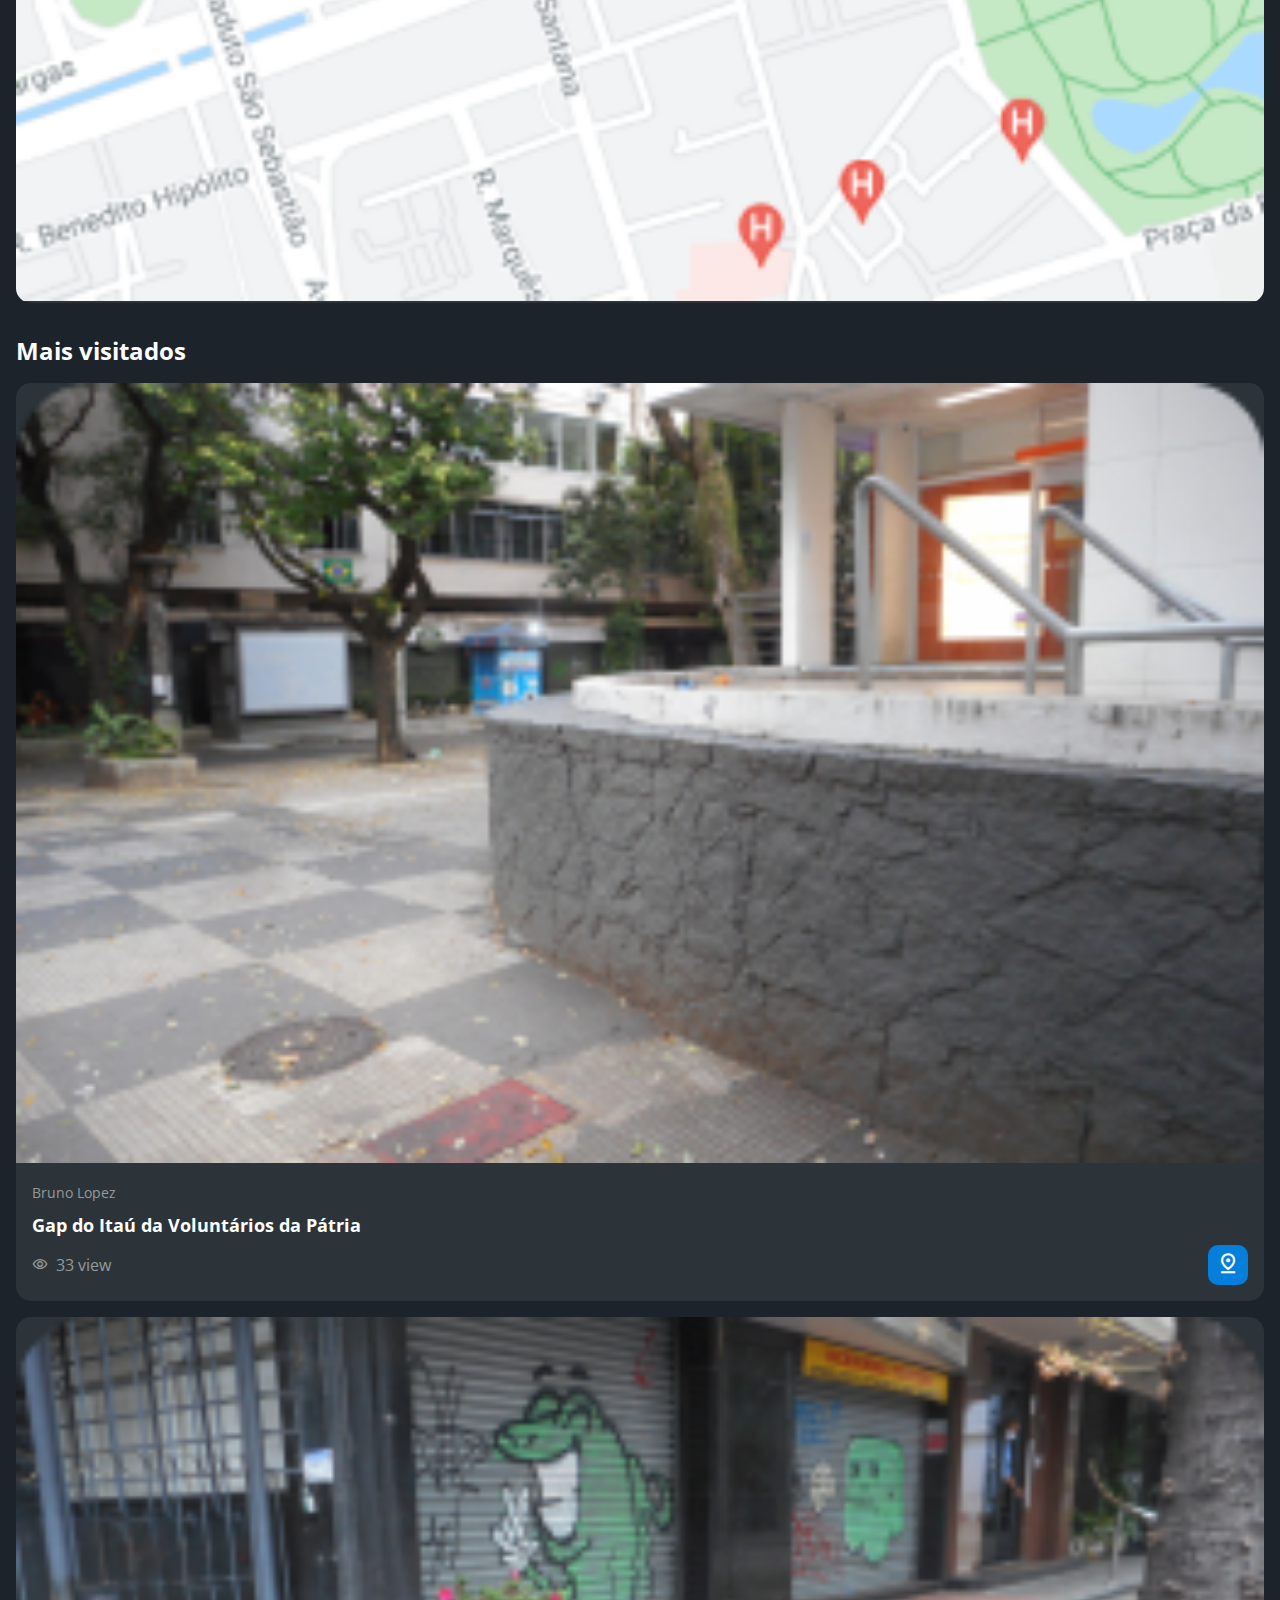
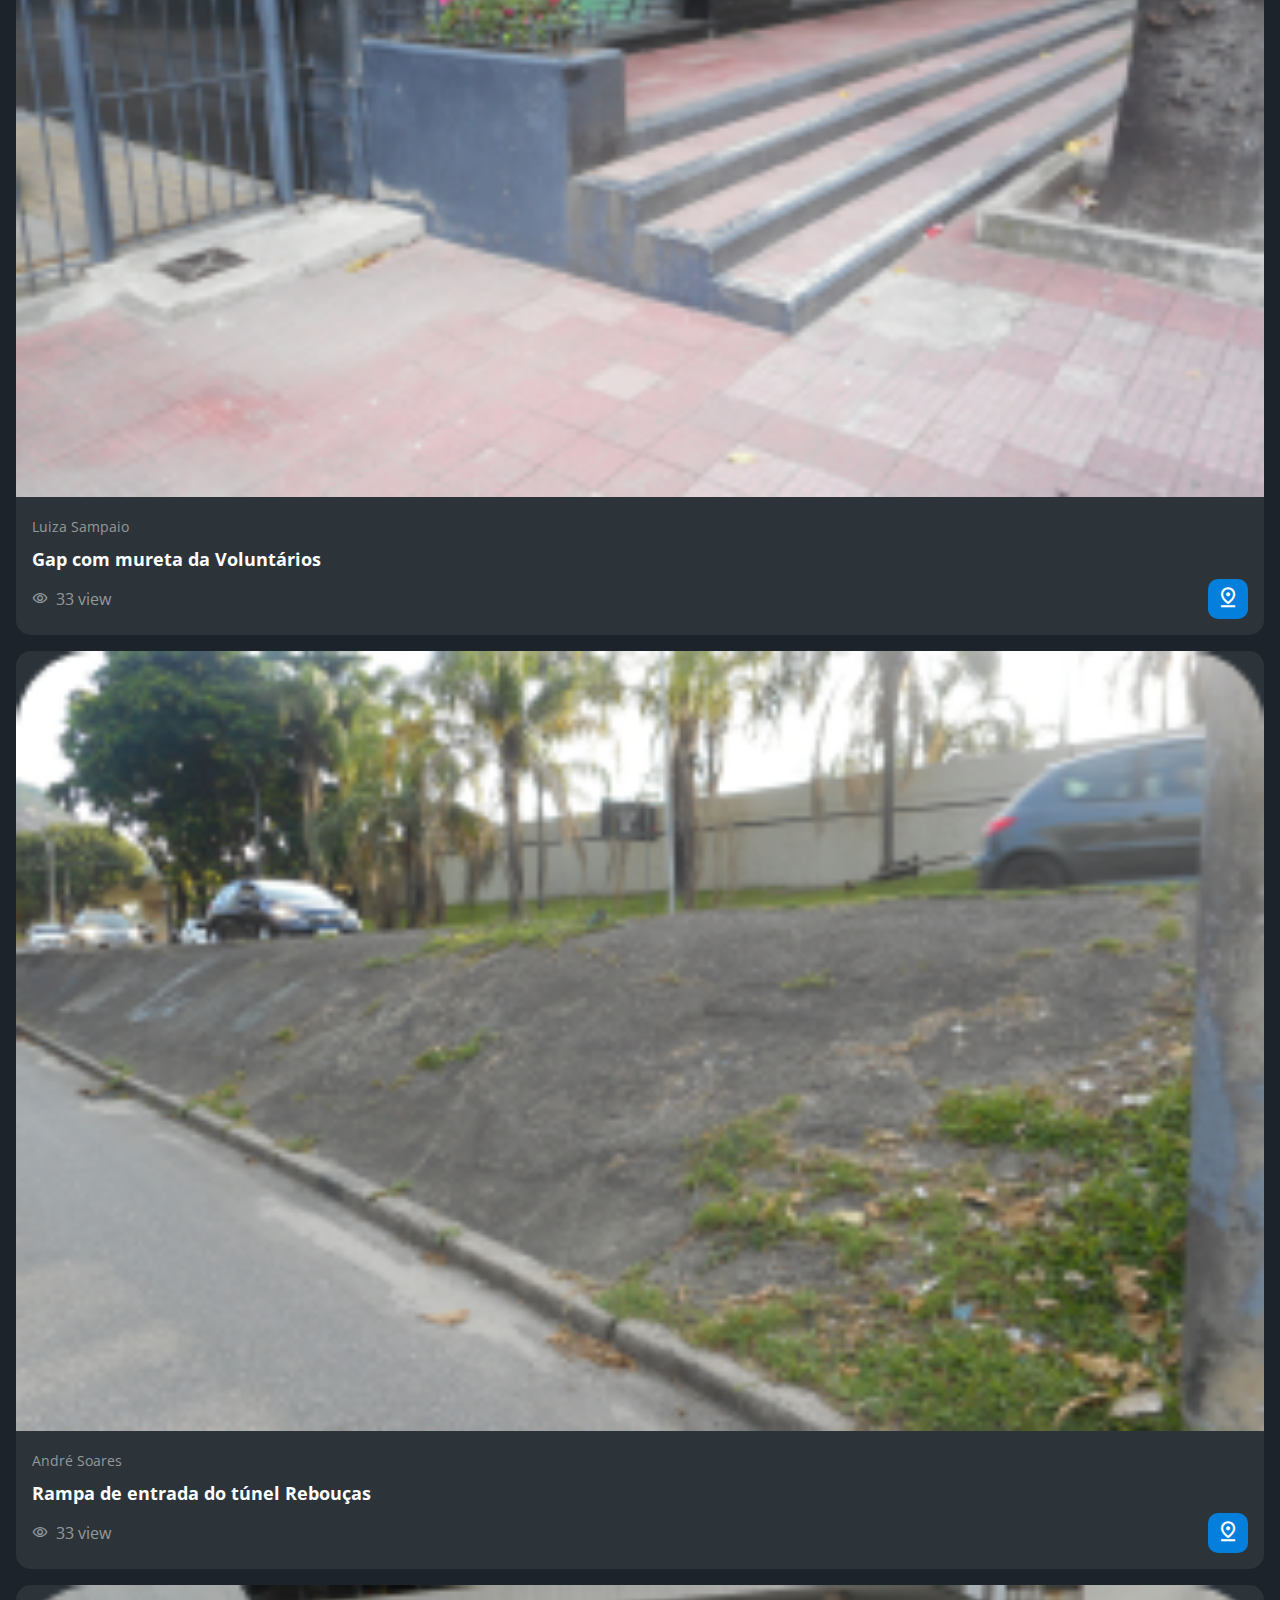
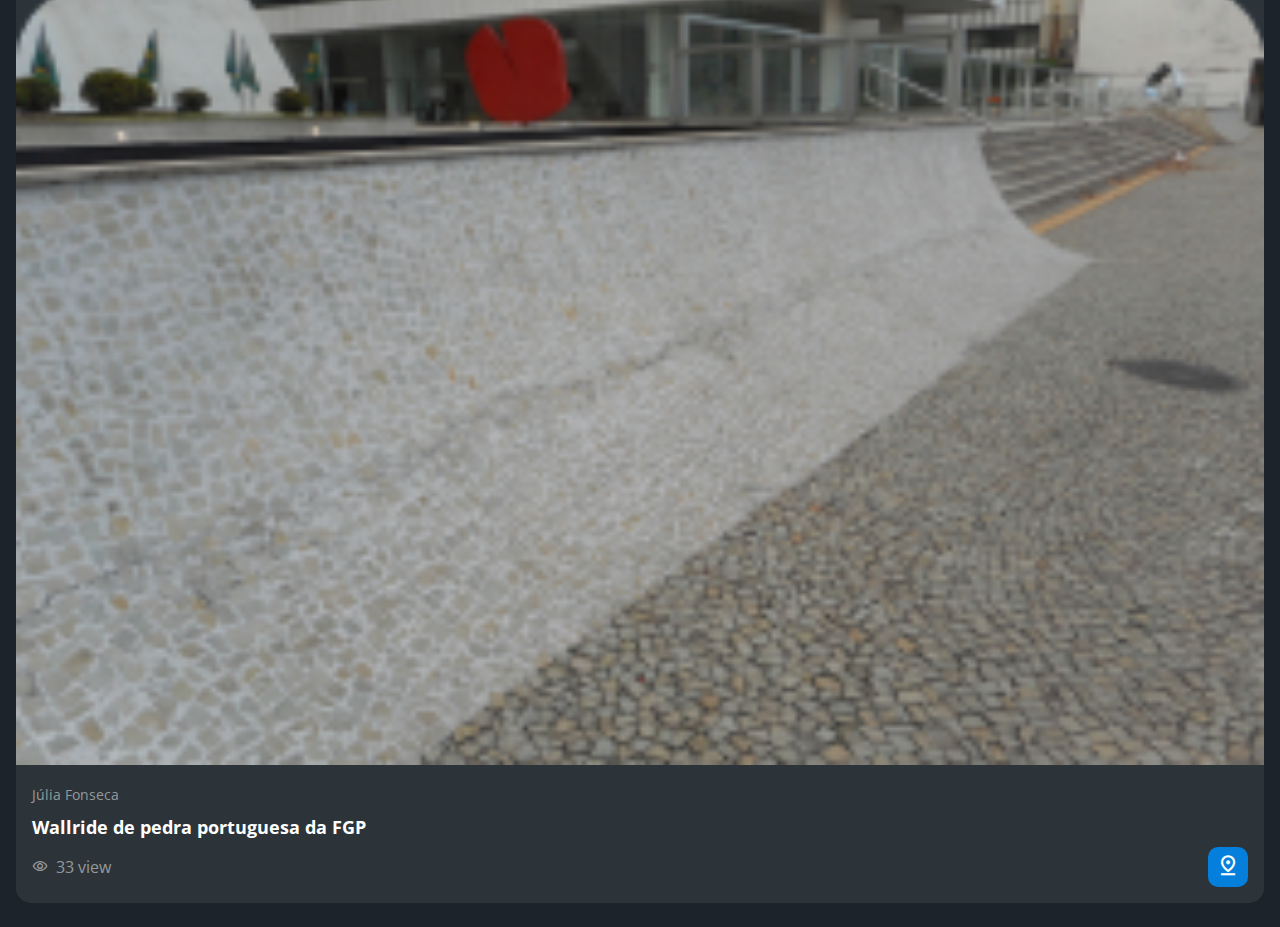
<file: picos.html>
<!DOCTYPE html>
<html lang="pt-br">
<head>
    <meta charset="UTF-8">
    <meta http-equiv="X-UA-Compatible" content="IE=edge">
    <meta name="viewport" content="width=device-width, initial-scale=1.0">

    <!-- Reset Css -->
    <link rel="stylesheet" href="flex-e-grid-main/assets/css/reset.css">

    <!-- Css Page -->
    <link rel="stylesheet" href="style/base.css">
    <link rel="stylesheet" href="style/styleHome.css">
    <link rel="stylesheet" href="style/cartao.css">

    <!-- Import Font -->
    <link rel="preconnect" href="https://fonts.googleapis.com">
    <link rel="preconnect" href="https://fonts.gstatic.com" crossorigin>
    <link rel="stylesheet" href="https://fonts.googleapis.com/css2?family=Open+Sans:wght@400;600;700&display=swap">

    <title> HZC | Picos </title>
</head>
<body>
    <header class="container__cabecalho">
        <button class="container__menu" aria-label="menu"><i></i></button>
        <img src="flex-e-grid-main/assets/img/logo.svg" alt="Logo da HZC" class="container__logo">
        <p class="container-perfil">Bruno Lopez</p>
        <button class="container__notificacao" aria-label="notificação"><i></i></button>
        
    </header>

    <nav class="menu-lateral">
        <img src="flex-e-grid-main/assets/img/logo.svg" alt="logotipo da HZC" class="menu-lateral__logo">
        <a href="index.html" class="menu-lateral__link menu-lateral__link--inicio">Incio</a>
        <a href="videos.html" class="menu-lateral__link menu-lateral__link--video">Vidios</a>
        <a href="#" class="menu-lateral__link menu-lateral__link--pico menu-lateral__link--ativo">Picos</a>
        <a href="#" class="menu-lateral__link menu-lateral__link--integrantes">Integrantes</a>
        <a href="#"class="menu-lateral__link menu-lateral__link--camisas">Camisas</a>
        <a href="#" class="menu-lateral__link menu-lateral__link--pinturas">Pinturas</a>
    </nav>

    <main class="principal">
        <h2 class="titulo-pagina">Picos</h2>
        
        <article class="cartao cartao--destaque cartao--destaque__banner">
            <img src="flex-e-grid-main/assets/img/Rectangle5mobile.png" alt="Mapa do pico" class="cartao__img cartao__img--mobile">
            <img src="flex-e-grid-main/assets/img/mapa-picos.png" alt="Mapa do pico" class="cartao__img cartao__img--desktop">
        </article>
        <article class="cartao cartao--recentes cartao--recentes__videos">
            <h3 class="cartao__titulo">Favoritos</h3>
            <a href="#" class="cartao__link">Ver todos</a>
            <ul class="cartao__lista">
                <li class="cartao__item">
                    <img src="flex-e-grid-main/assets/img/97favoritos1.png" alt="Thumbnail" class="cartao__item-thumbnail">
                    <h4 class="cartao__item-titulo">Wallride da FGP</h4>
                    <p class="cartao__item-perfil">Júliano Fonseca</p>
                </li>
                <li class="cartao__item">
                    <img src="flex-e-grid-main/assets/img/97favoritos2.png" alt="Thumbnail" class="cartao__item-thumbnail">
                    <h4 class="cartao__item-titulo">Borda de valores</h4>
                    <p class="cartao__item-perfil">Júliano Fonseca</p>
                </li>
                <li class="cartao__item">
                    <img src="flex-e-grid-main/assets/img/97favoritos3.png" alt="Thumbnail" class="cartao__item-thumbnail">
                    <h4 class="cartao__item-titulo">Wallride do Rebouças</h4>
                    <p class="cartao__item-perfil">Júliano Fonseca</p>
                </li>
                <li class="cartao__item">
                    <img src="flex-e-grid-main/assets/img/97favoritos4.png" alt="Thumbnail" class="cartao__item-thumbnail">
                    <h4 class="cartao__item-titulo">Segundo setor da praça Mauá</h4>
                    <p class="cartao__item-perfil">Júliano Fonseca</p>
                </li>
                <li class="cartao__item">
                    <img src="flex-e-grid-main/assets/img/97favoritos5.png" alt="Thumbnail" class="cartao__item-thumbnail">
                    <h4 class="cartao__item-titulo">Borda de valores</h4>
                    <p class="cartao__item-perfil">Júliano Fonseca</p>
                </li>
                <li class="cartao__item">
                    <img src="flex-e-grid-main/assets/img/97favoritos6.png" alt="Thumbnail" class="cartao__item-thumbnail">
                    <h4 class="cartao__item-titulo">Wallride do Rebouças</h4>
                    <p class="cartao__item-perfil">Júliano Fonseca</p>
                </li>
            </ul>

        </article>
        <section class="sessao">
            <h3 class="titulo-sessao section--titulo">Mais visitados</h3>
            <a href="pico.html">
                <article class="cartao">
                    <img src="flex-e-grid-main/assets/img/Rectangle5(0).png" alt="Video" class="cartao__img">
                    <div class="cartao__conteudo">
                        <p class="cartao__perfil">Bruno Lopez</p>
                        <h3 class="cartao__titulo">Gap do Itaú da Voluntários da Pátria</h3>
                        <p class="cartao__info cartao__info--vizualizacao">33 view</p>
                        <button class="cartao__botao cartao__botao--map" aria-label="Assistir agora"></button>
                    </div>
                </article>
                
            </a>
            <article class="cartao">
                <img src="flex-e-grid-main/assets/img/Rectangle5.png" alt="Video" class="cartao__img">
                <div class="cartao__conteudo">
                    <p class="cartao__perfil">Luiza Sampaio</p>
                    <h3 class="cartao__titulo">Gap com mureta da Voluntários</h3>
                    <p class="cartao__info cartao__info--vizualizacao">33 view</p>
                    <button class="cartao__botao cartao__botao--map" aria-label="Assistir agora"></button>
                </div>
            </article>
            <article class="cartao">
                <img src="flex-e-grid-main/assets/img/Rectangle5(1).png" alt="Video" class="cartao__img">
                <div class="cartao__conteudo">
                    <p class="cartao__perfil">André Soares</p>
                    <h3 class="cartao__titulo">Rampa de entrada do túnel Rebouças</h3>
                    <p class="cartao__info cartao__info--vizualizacao">33 view</p>
                    <button class="cartao__botao cartao__botao--map" aria-label="Assistir agora"></button>
                </div>
            </article>
            <article class="cartao">
                <img src="flex-e-grid-main/assets/img/Rectangle5(2).png" alt="Video" class="cartao__img">
                <div class="cartao__conteudo">
                    <p class="cartao__perfil">Júlia Fonseca</p>
                    <h3 class="cartao__titulo">Wallride de pedra portuguesa da FGP</h3>
                    <p class="cartao__info cartao__info--vizualizacao">33 view</p>
                    <button class="cartao__botao cartao__botao--map" aria-label="Assistir agora"></button>
                </div>
            </article>

        </section>

    </main>
    
    <script src="js/script.js"></script>
</body>
</html>
</file>
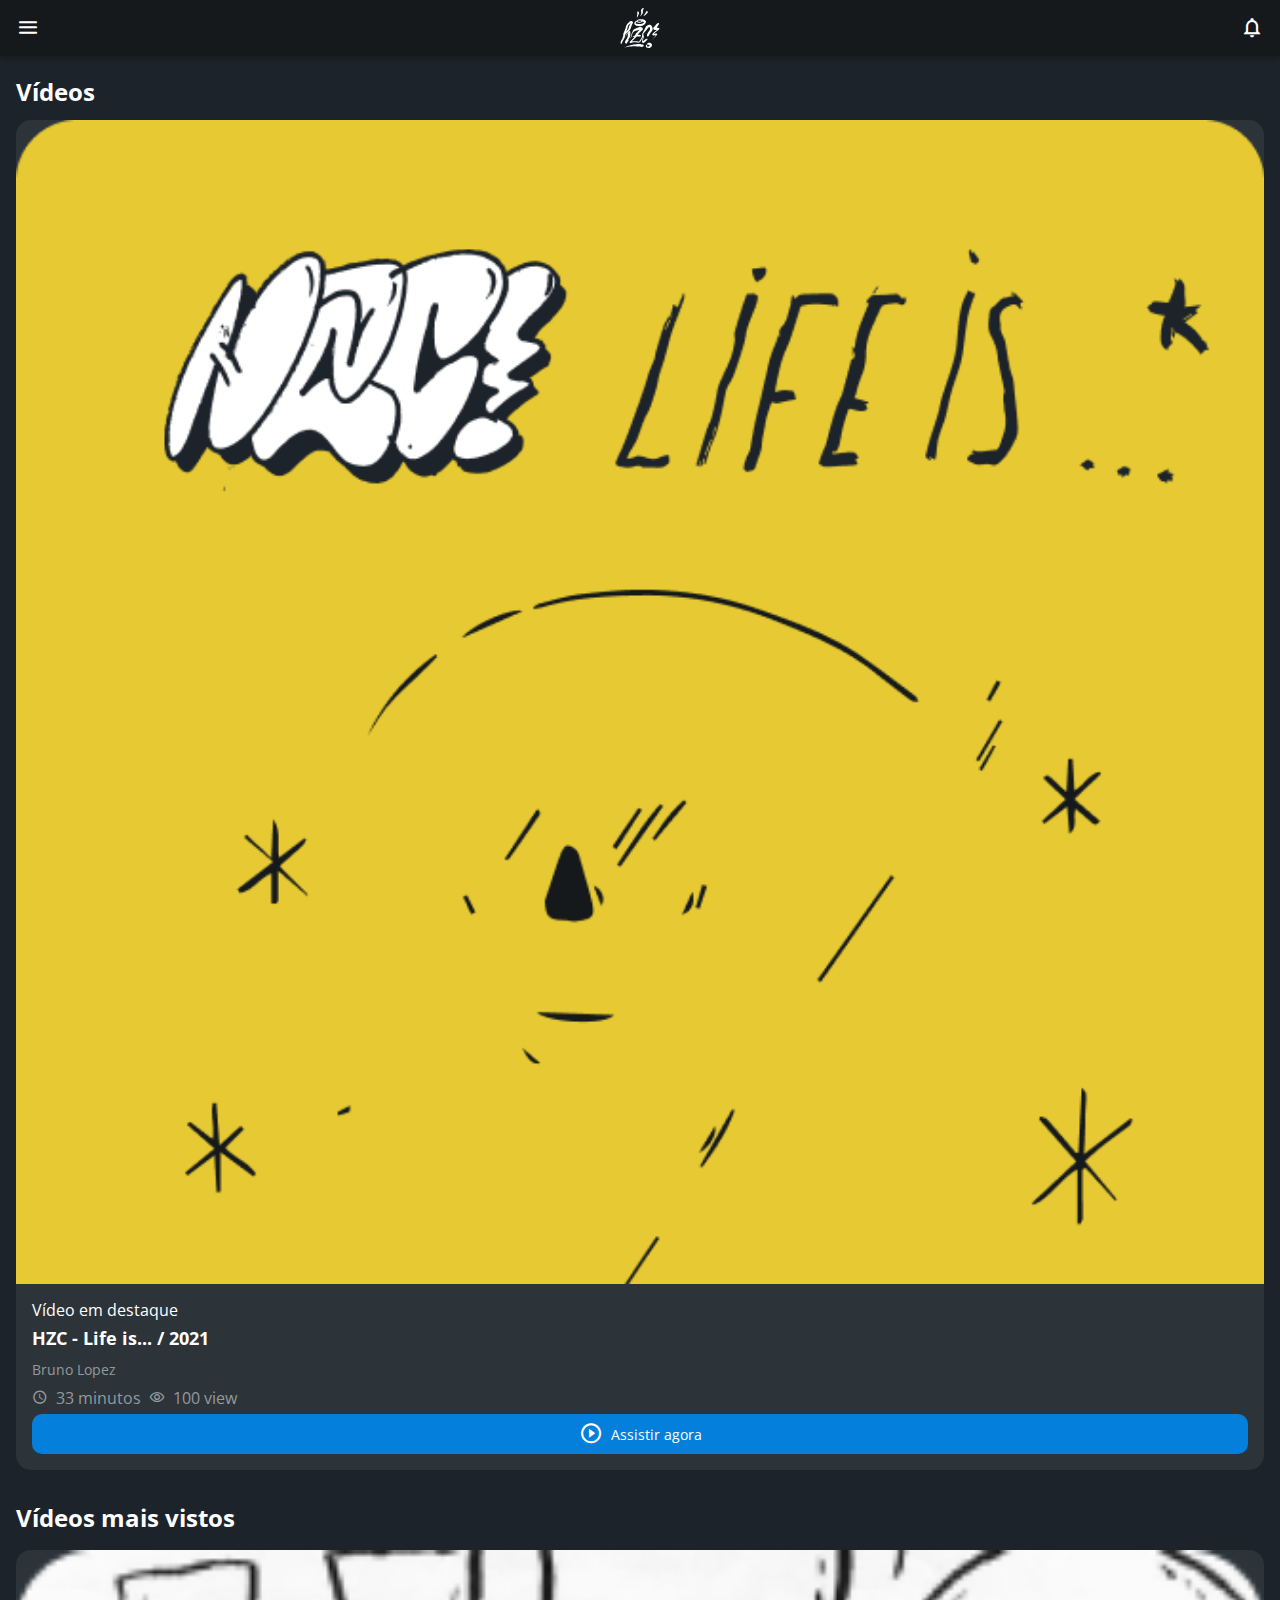
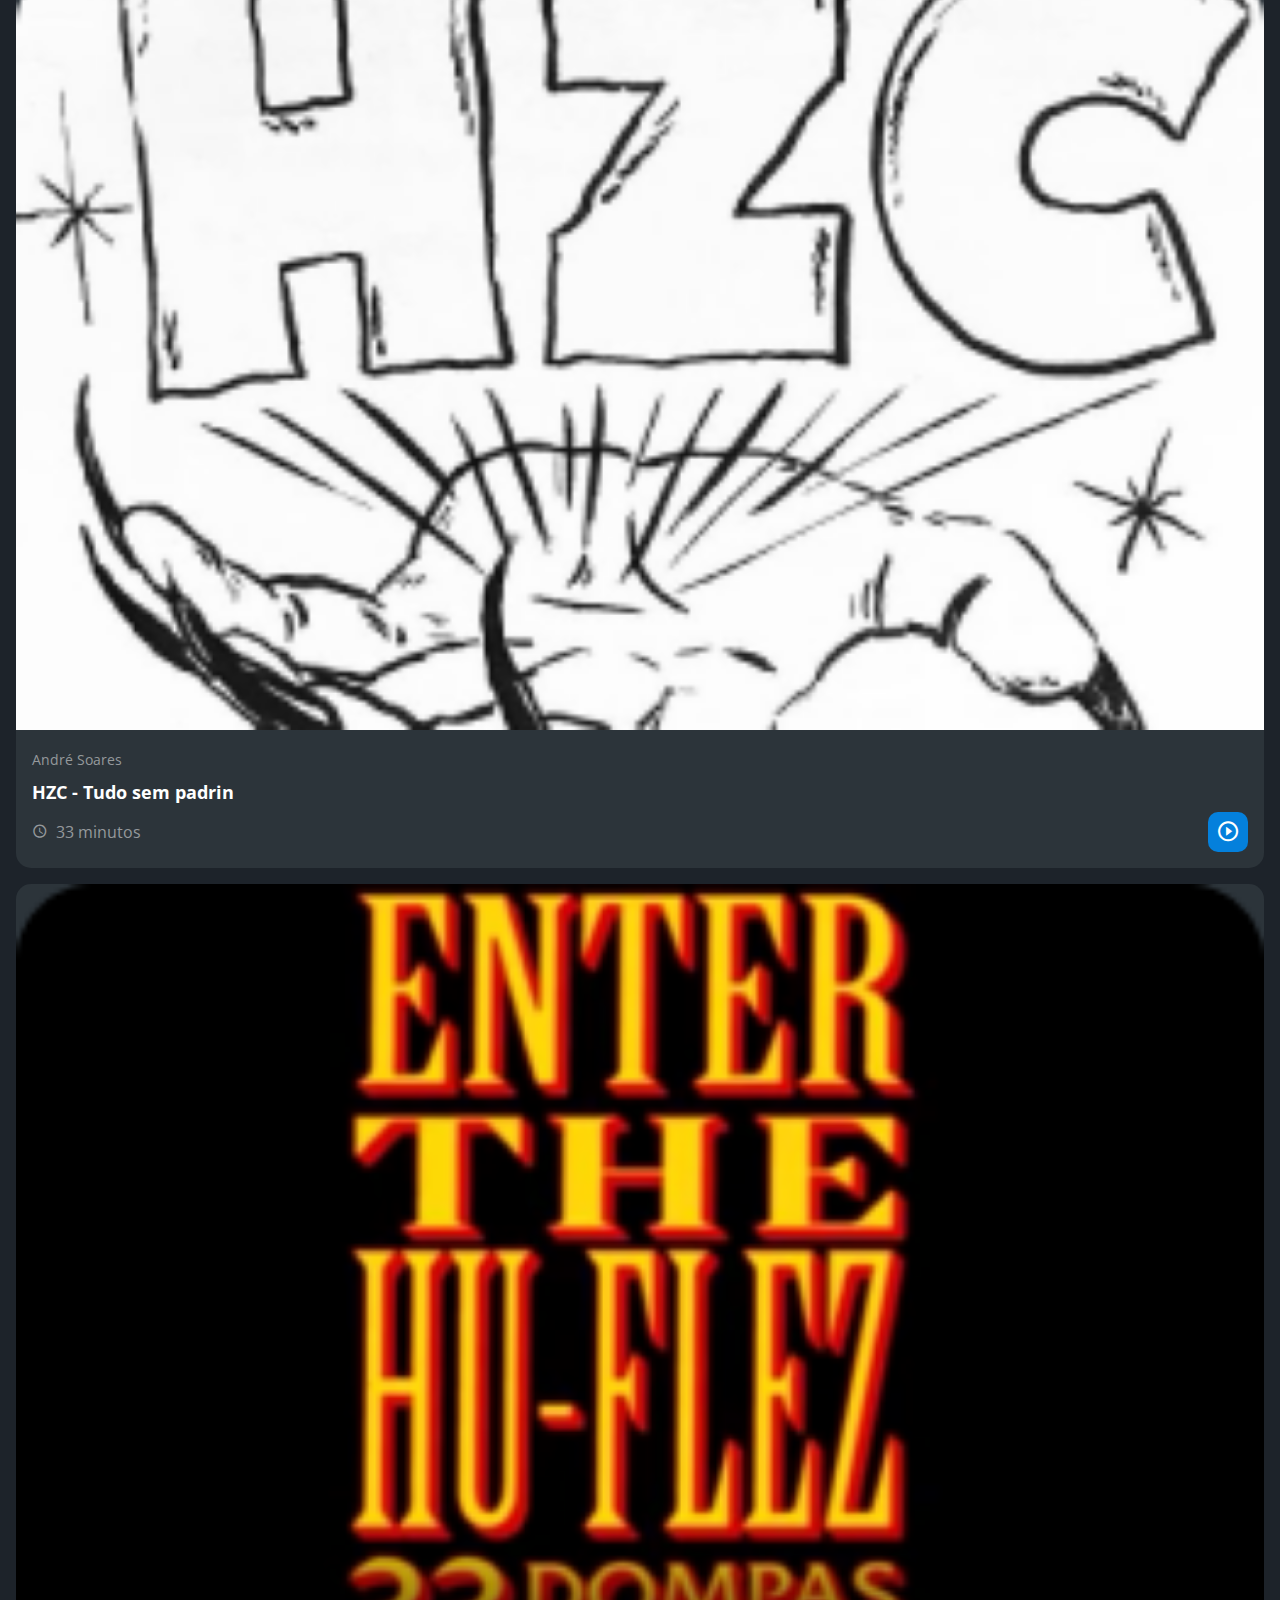
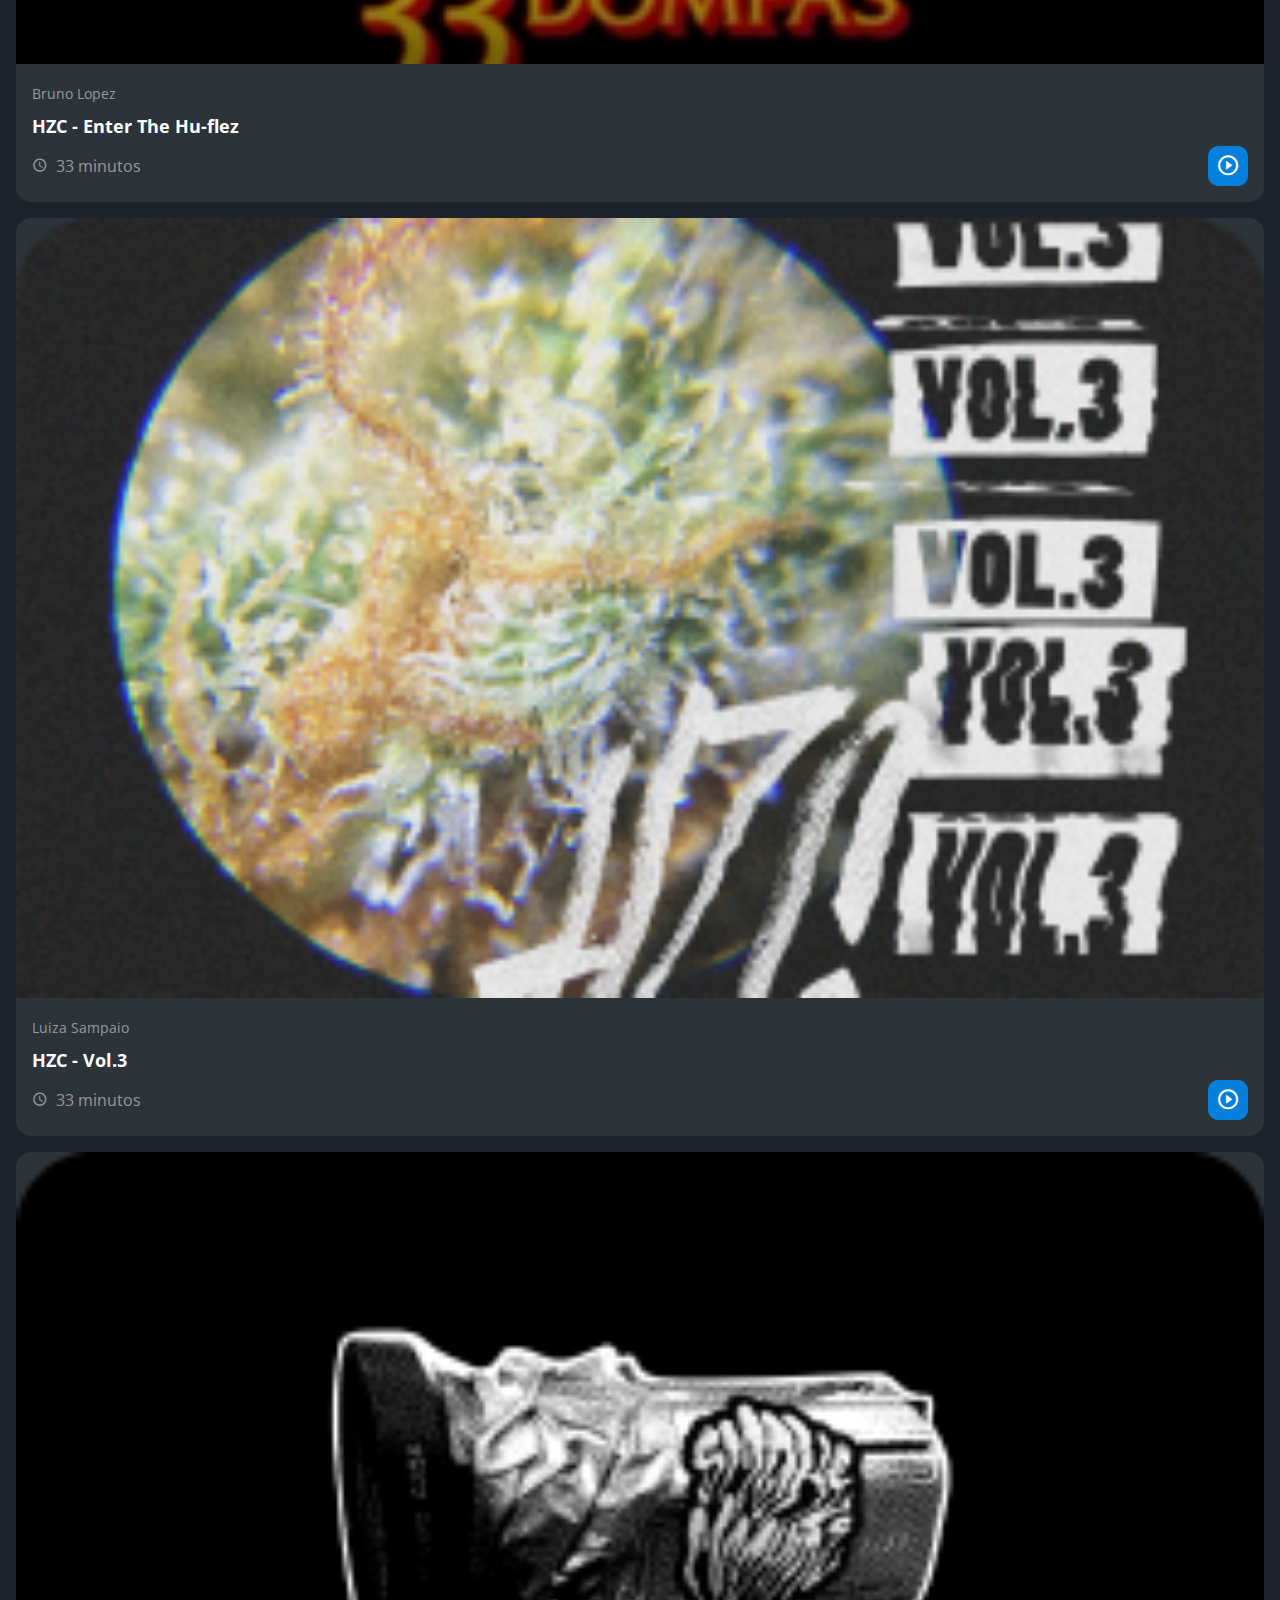
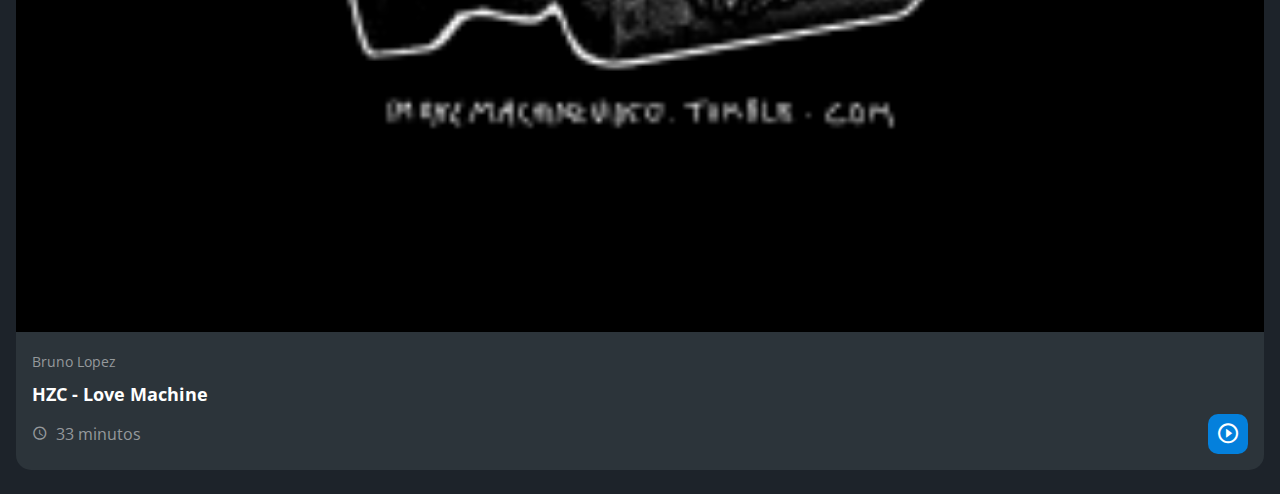
<file: videos.html>
<!DOCTYPE html>
<html lang="pt-br">
<head>
    <meta charset="UTF-8">
    <meta http-equiv="X-UA-Compatible" content="IE=edge">
    <meta name="viewport" content="width=device-width, initial-scale=1.0">

    <!-- Reset Css -->
    <link rel="stylesheet" href="flex-e-grid-main/assets/css/reset.css">

    <!-- Css Page -->
    <link rel="stylesheet" href="style/base.css">
    <link rel="stylesheet" href="style/styleHome.css">
    <link rel="stylesheet" href="style/cartao.css">

    <!-- Import Font -->
    <link rel="preconnect" href="https://fonts.googleapis.com">
    <link rel="preconnect" href="https://fonts.gstatic.com" crossorigin>
    <link rel="stylesheet" href="https://fonts.googleapis.com/css2?family=Open+Sans:wght@400;600;700&display=swap">

    <title> HZC | Vídeos </title>
</head>
<body>
    
    <header class="container__cabecalho">
        <button class="container__menu" aria-label="menu"><i></i></button>
        <img src="flex-e-grid-main/assets/img/logo.svg" alt="Logo da HZC" class="container__logo">
        <p class="container-perfil">Bruno Lopez</p>
        <button class="container__notificacao" aria-label="notificação"><i></i></button>
        
    </header>

    <nav class="menu-lateral">
        <img src="flex-e-grid-main/assets/img/logo.svg" alt="logotipo da HZC" class="menu-lateral__logo">
        <a href="index.html" class="menu-lateral__link menu-lateral__link--inicio">Incio</a>
        <a href="#" class="menu-lateral__link menu-lateral__link--video menu-lateral__link--ativo">Vidios</a>
        <a href="picos.html" class="menu-lateral__link menu-lateral__link--pico">Picos</a>
        <a href="#" class="menu-lateral__link menu-lateral__link--integrantes">Integrantes</a>
        <a href="#"class="menu-lateral__link menu-lateral__link--camisas">Camisas</a>
        <a href="#" class="menu-lateral__link menu-lateral__link--pinturas">Pinturas</a>
    </nav>

    <main class="principal">

        <!-- Sessão de Cartões de Videos -->
        <h2 class="titulo-pagina">Vídeos</h2>
        
        <article class="cartao cartao--destaque cartao--destaque__banner">
            <img src="flex-e-grid-main/assets/img/banner-mobile_1.png" alt="Banner do cartao" class="cartao__img cartao__img--mobile">
            <img src="flex-e-grid-main/assets/img/banner_1.png" alt="Banner do cartao" class="cartao__img cartao__img--desktop">
            <div class="cartao__conteudo">
                <p class="cartao__destaque">Vídeo em destaque</p>
                <h3 class="cartao__titulo">HZC - Life is... / 2021</h3>
                <p class="cartao__perfil cartao__perfil--video">Bruno Lopez</p>
                <p class="cartao__info cartao__info--tempo">33 minutos</p>
                <p class="cartao__info cartao__info--vizualizacao">100 view</p>
                <a href="video.html" class="cartao__botao--video">
                    <button class="cartao__botao cartao__botao--play cartao__botao--destaque">Assistir agora</button>
                    
                </a>
            </div>
        </article>
        <article class="cartao cartao--recentes cartao--recentes__videos">
            <h3 class="cartao__titulo">Favoritos</h3>
            <a href="videos.html" class="cartao__link">Ver todos</a>
            <ul class="cartao__lista">
                <li class="cartao__item">
                    <img src="flex-e-grid-main/assets/img/miniatura_1.png" alt="Thumbnail" class="cartao__item-thumbnail">
                    <h4 class="cartao__item-titulo">HZC - Love Machine</h4>
                    <p class="cartao__item-perfil">Júliano Fonseca</p>
                </li>
                <li class="cartao__item">
                    <img src="flex-e-grid-main/assets/img/miniatura_2.png" alt="Thumbnail" class="cartao__item-thumbnail">
                    <h4 class="cartao__item-titulo">HZC - Vol.3</h4>
                    <p class="cartao__item-perfil">Bruno Lopez</p>
                </li>
                <li class="cartao__item">
                    <img src="flex-e-grid-main/assets/img/miniatura_3.png" alt="Thumbnail" class="cartao__item-thumbnail">
                    <h4 class="cartao__item-titulo">HZC - Pescaria na Urca</h4>
                    <p class="cartao__item-perfil">Júliano Fonseca</p>
                </li>
                <li class="cartao__item">
                    <img src="flex-e-grid-main/assets/img/miniatura_4.png" alt="Thumbnail" class="cartao__item-thumbnail">
                    <h4 class="cartao__item-titulo">Vidalocagi - Guerreiro do Asfalto</h4>
                    <p class="cartao__item-perfil">Júliano Fonseca</p>
                </li>
                <li class="cartao__item">
                    <img src="flex-e-grid-main/assets/img/miniatura_5.png" alt="Thumbnail" class="cartao__item-thumbnail">
                    <h4 class="cartao__item-titulo">Vidalocagi - Não importa o nível</h4>
                    <p class="cartao__item-perfil">Júliano Fonseca</p>
                </li>
            </ul>

        </article>
        <section class="sessao">
            <h3 class="titulo-sessao section--titulo">Vídeos mais vistos</h3>
            <article class="cartao">
                <img src="flex-e-grid-main/assets/img/video_1.png" alt="Video" class="cartao__img">
                <div class="cartao__conteudo">
                    <p class="cartao__perfil">André Soares</p>
                    <h3 class="cartao__titulo">HZC - Tudo sem padrin</h3>
                    <p class="cartao__info cartao__info--tempo">33 minutos</p>
                    <button class="cartao__botao cartao__botao--play" aria-label="Assistir agora"></button>
                </div>
            </article>
            <article class="cartao">
                <img src="flex-e-grid-main/assets/img/video_2.png" alt="Video" class="cartao__img">
                <div class="cartao__conteudo">
                    <p class="cartao__perfil">Bruno Lopez</p>
                    <h3 class="cartao__titulo">HZC - Enter The Hu-flez</h3>
                    <p class="cartao__info cartao__info--tempo">33 minutos</p>
                    <button class="cartao__botao cartao__botao--play" aria-label="Assistir agora"></button>
                </div>
            </article>
            <article class="cartao">
                <img src="flex-e-grid-main/assets/img/video_3.png" alt="Video" class="cartao__img">
                <div class="cartao__conteudo">
                    <p class="cartao__perfil">Luiza Sampaio</p>
                    <h3 class="cartao__titulo">HZC - Vol.3</h3>
                    <p class="cartao__info cartao__info--tempo">33 minutos</p>
                    <button class="cartao__botao cartao__botao--play" aria-label="Assistir agora"></button>
                </div>
            </article>
            <article class="cartao">
                <img src="flex-e-grid-main/assets/img/video_4.png" alt="Video" class="cartao__img">
                <div class="cartao__conteudo">
                    <p class="cartao__perfil">Bruno Lopez</p>
                    <h3 class="cartao__titulo">HZC - Love Machine</h3>
                    <p class="cartao__info cartao__info--tempo">33 minutos</p>
                    <button class="cartao__botao cartao__botao--play" aria-label="Assistir agora"></button>
                </div>
            </article>

        </section>

    </main>

    <script src="js/script.js"></script>
</body>
</html>
</file>
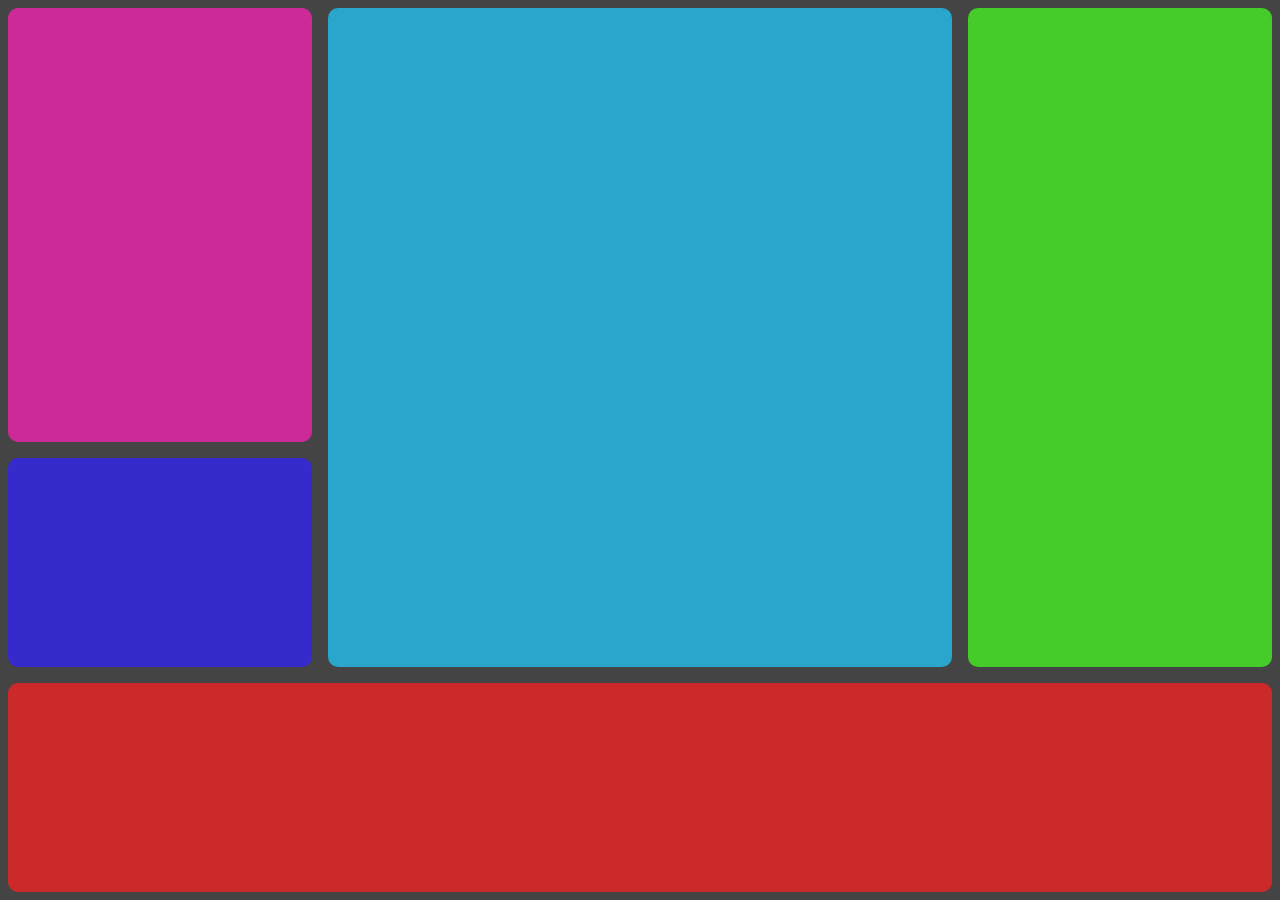
<file: grid-aula/grid-exercicio.html>
<!DOCTYPE html>
<html lang="en">
<head>
    <meta charset="UTF-8">
    <meta http-equiv="X-UA-Compatible" content="IE=edge">
    <meta name="viewport" content="width=device-width, initial-scale=1.0">
    <title>Document</title>
    <link rel="stylesheet" href="grid.css">
</head>
<body class="corpo">
    <header class="cabecalho"></header>
    <nav class="lateral"></nav>
    <section class="meio"></section>
    <section class="direita-cima"></section>
    <section class="direita-baixo"></section>
</body>
</html>
</file>
<file: style/base.css>
:root {

    /* Cores */
    --corpo: #1D232A;

    --cabecalho: #1D232A;
    --cabecalho-mobile: #15191C;
    --menu-lateral: #15191C;

    --cartao: #2C343A;

    --fonte: #FFFFFF;
    --fonte-alternativa: #95999C;

    --link: #0480DC;
    --botao: #0480DC;

    --sombras: 0px 4px 4px rgba(0, 0, 0, 0.16);

    /* Tamanhos */
    --tamanho-dispositivo-mobile: 360px;

    --tamanho-dispositivo-desktop: 1440px;
    
    --largura-maxima-conteudo-principal: 1120px;
    --largura-maxima-cartao-desktop: 256px;

    --altura-minima-cartao: 320px;

    /* Espaçamentos */

    --espaco-interno-botao: 8px;
    --espaco-entre-elementos-botao: 8px;

    --espaco-entre-elementos-auto: 16px;
    --espaco-entre-elementos-baixo: 8px;

    --espacamento-interno-corpo: 16px;
    --espacamento-interno-elementos: 8px 16px;

    --espacamento-titulo-cartao-itens: 24px;

    /* Icones */
    --camisas: "\e900";
    --carrinho: "\e901";

    --inicio: "\e902";
    --integrantes: "\e903";

    --menu:"\e904";
    --moeda: "\e905";
    --notificacao: "\e906";

    --pico: "\e908";
    --picos: "\e909";

    --pinturas: "\e90a";

    --play: "\e90b";
    --relogio: "\e90c";
    --seta-baixo: "\e90d";

    --videos: "\e90e";
    --visualizacao: "\e90f";
}
</file>
<file: style/style.css>
@font-face {
    font-family: 'icones';
    src: url(../flex-e-grid-main/assets/font/icones.ttf);
}

body{
    background-color: var(--corpo);
    font-family: 'Open Sans', 'icones', sans-serif;
    color: var(--fonte);
}

/* ====== Header - Nav ====== */
.container__cabecalho{
    display: flex;
    justify-content: space-between;
    align-items: center;

    background-color: var(--cabecalho-mobile);
    box-shadow: var(--sombras);

    padding: 8px 16px;

}

/* ====== Icones Cabeçalho ====== */
.container__menu i::before{
    content: var(--menu);
    font-size: 24px;
}

.container__notificacao i::before{
    content: var(--notificacao);
    font-size: 24px;
}

.container__logo{
    width: 40px;
}

.container-perfil{
    display: none;
}

/* ====== Menu Lateral ====== */

.menu-lateral{
    display: flex;
    flex-direction: column;


    background-color: var(--menu-lateral);

    width: 75vw;
    height: 100vh;

    position: absolute;
    left: -100vw;

    transition: ease-in .32s;
}

.menu-lateral__ativo{
    left: 0;
    
    transition: ease-in-out .32s;
}

/* .menu-lateral__escondido{
    display: none;
} */

.menu-lateral__logo{
    align-self: center;
    width: 118px;

    padding: var(--espacamento-interno-corpo);
}

.menu-lateral__link{
    height: 64px;
    color: var(--fonte-alternativa);

    padding-left: 64px;

    display: flex;
    align-items: center;
}

.menu-lateral__link--ativo{
    color: var(--fonte);
    padding-left: 56px;
    border-left: 8px solid var(--fonte);
}

.menu-lateral__link::before{
    content: "";
    width: var(--espacamento-titulo-cartao-itens);
    height: var(--espacamento-titulo-cartao-itens);
    font-size: var(--espacamento-titulo-cartao-itens);

    position: absolute;
    left: var(--espacamento-titulo-cartao-itens);
}

.menu-lateral__link--inicio::before{
    content: var(--inicio);
}

.menu-lateral__link--video::before{
    content: var(--videos);
}

.menu-lateral__link--pico::before{
    content: var(--pico);
}

.menu-lateral__link--integrantes::before{
    content: var(--integrantes);
}

.menu-lateral__link--camisas::before{
    content: var(--camisas);
}

.menu-lateral__link--pinturas::before{
    content: var(--pinturas);
}


/* ============= Media ================*/
@media screen and (min-width: 1440px) {
    body{
        display: grid;
        grid-template-columns: auto 1fr;
    }

    /* ====== Menu Nav ====== */
    .container__cabecalho{
        background-color: var(--cabecalho);

        display: grid;
        grid-template-columns: 1fr auto;
        column-gap: 32px;
        grid-column: 2;

        padding: 16px 60px;

        height: 80px;

        box-sizing: border-box;
    }

    .container__menu{
        display: none;
    }

    .container__logo{
        display: none;
    }

    .container-perfil{
        display: grid;
        grid-template-columns:  repeat(3, auto);
        column-gap: 8px;

        align-items: center;
        justify-self: flex-end;

        color: var(--fonte-alternativa);

        padding: 8px 32px;

        border-right: 1px solid var(--fonte-alternativa);
    }

    .container-perfil::before{
        content: "";

        display: block;

        height: 32px;
        width: 32px;

        background-image: url(../flex-e-grid-main/assets/img/profile_2.png);
        background-size: contain;
        background-repeat: no-repeat;
        background-position: center;
    }

    .container-perfil::after{
        content: var(--seta-baixo);

        color: var(--fonte);

        font-size: 1.5rem;
    }

    /* ====== Menu Lateral ====== */
    .menu-lateral{
        position: static;
        width: 200px;

        grid-column: 1;
        grid-row: 1 / span 2;
    }


}
</file>
<file: style/cartao.css>
.principal {
    padding: 24px 16px;

    display: grid;
    gap: 16px;
}

.titulo-pagina {
    font-size: 1.5rem;
    font-weight: 700;
}

.section--titulo {
    font-size: var(--espacamento-titulo-cartao-itens);
    font-weight: 700;
    font-style: normal;
    line-height: 32px;
}

.cartao {
    width: 100%;

    border-radius: 15px;

    overflow: hidden;

    background-color: var(--cartao);
}

.cartao--destaque {
    margin-bottom: 16px;
}

.cartao__img--desktop {
    display: none;
}

.cartao__conteudo {
    padding: 16px;

    display: grid;
    grid-template-columns: auto 1fr;

    gap: 8px;
}

.cartao__destaque {
    grid-column: span 2;
}

.cartao__titulo {
    font-size: 18px;
    font-weight: 700;
    line-height: 24px;

    grid-column: span 2;
}

.cartao__perfil {
    color: var(--fonte-alternativa);
    
    font-size: .9rem;
    font-style: normal;
    font-weight: 400;
    line-height: 24px;

    grid-column: span 2;
}

.cartao__info {
    display: flex;
    align-items: center;

    color: var(--fonte-alternativa);
}

.cartao__info--tempo::before {
    content: var(--relogio);
    margin-right: var(--espaco-interno-botao);
}

.cartao__info--vizualizacao::before {
    content: var(--visualizacao);
    margin-right: var(--espaco-interno-botao);
}

.cartao__botao {
    display: flex;
    justify-content: center;
    align-items: center;

    background-color: var(--botao);

    width: 40px;
    height: 40px;

    border-radius: 10px;

    font-size: .9rem;

    justify-self: flex-end;
}

.cartao__botao--play::before {
    content: var(--play);
    font-size: 24px;
}

.cartao__botao--destaque {
    width: 100%;

    grid-column: span 2;
}

.cartao__botao--destaque::before {
    margin-right: var(--espaco-interno-botao);
}

/* ============ Section Cartões de Videos ============ */

.sessao {
    display: grid;
    gap: 16px;
}


/* ============ Section Cartões de Videos ============ */
.compra {
    display: grid;
    gap: 16px;
}

.cartao__info--valor::before {
    content: var(--moeda);
    margin-right: var(--espaco-interno-botao);
}

.cartao__botao--compra::before {
    content: var(--carrinho);
}

/* ============ Cartões Recentes ============ */
.cartao--recentes {
    display: none;
}

/* ====== Page Videos ====== */

.cartao__botao--video {
    grid-column: span 2;
}

@media screen and (min-width: 1440px) {

    /* ====== Ajuste Imagens ====== */

    .cartao__img--desktop {
        display: block;
    }

    .cartao__img--mobile {
        display: none;
    }

    /* ====== Ajuste Card Destaque ====== */
    .cartao--destaque {
        margin-bottom: 0;
    }

    .cartao__botao--destaque {
        grid-column: auto;
        padding: var(--espacamento-interno-botao);
    }

    /* ====== Grid area e Card ====== */
    .principal {
        display: grid;
        grid-template-columns: auto 1fr auto;
        column-gap: 32px;
        grid-column: 2;

        padding: 16px 60px;

        grid-template-areas:
            "titulo-pagina titulo-pagina titulo-pagina"
            "cartao--destaque__banner cartao--destaque__banner cartao--recentes__videos"
            "sessao sessao sessao"
            "cartao--recentes__arte cartao--destaque__arte cartao--destaque__arte"
            "compra compra compra"
        ;
    }

    .titulo-pagina {
        grid-area: titulo-pagina;
    }

    .cartao--destaque__banner {
        grid-area: cartao--destaque__banner;
    }

    .cartao--recentes__videos {
        grid-area: cartao--recentes__videos;
    }

    .sessao {
        grid-area: sessao;
        grid-template-columns: repeat(4, 1fr);
    }

    .titulo-sessao {

        grid-column: span 4;
    }

    .cartao--recentes__arte {
        grid-area: cartao--recentes__arte;
    }

    .cartao--destaque__arte {
        grid-area: cartao--destaque__arte;
    }

    .compra {
        grid-area: compra;
        grid-template-columns: repeat(4, 1fr);
    }

    .titulo-sessao__compra {
        grid-column: span 4;
    }

    /* ============ Cartões Recentes - Card ============ */
    .cartao--recentes {
        display: grid;
        grid-template-columns: repeat(2, auto);
        row-gap: 24px;

        align-items: center;
        align-self: flex-start;

        width: 256px;

        padding: var(--espacamento-interno-corpo);

        box-sizing: border-box;
    }

    .cartao--recentes .cartao__titulo {
        grid-column: auto;
    }

    .cartao__link {
        font-size: .8rem;
        font-weight: 600;

        color: var(--link);

        justify-self: flex-end;
    }

    .cartao__lista {
        display: grid;
        row-gap: var(--espaco-entre-elementos-auto);
        grid-column: span 2;
    }

    .cartao__item {
        display: grid;
        grid-template-columns: auto 1fr;
        gap: var(--espaco-entre-elementos-baixo);
    }

    .cartao__item-thumbnail {
        width: 32px;
        grid-row: span 2;
    }

    .cartao__item-titulo {
        font-size: .9rem;
        line-height: 1.2rem;
        font-weight: 700;
    }

    .cartao__item-perfil {
        font-size: .8rem;
        color: var(--fonte-alternativa);
    }


    /* ====== Page Video ====== */
    .cartao__perfil--video {
        display: grid;
        grid-template-columns: repeat(3, auto);
        column-gap: 8px;

        grid-column: 1;
        grid-row: 3;

        align-items: center;
        justify-self: flex-start;
    }

    .cartao__perfil--video::before {
        content: "";

        display: block;

        height: 32px;
        width: 32px;

        background-image: url(../flex-e-grid-main/assets/img/profile_2.png);
        background-size: contain;
        background-repeat: no-repeat;
        background-position: center;
    }

    .cartao__botao--video {
        grid-column: 2;
        grid-row: 3;

        width: 153px;

        justify-self: flex-end;
    }

}


/* ====== Page Picos ====== */

.cartao__botao--map::before {
    content: var(--picos);
    font-size: 24px;
}
</file>
<file: style/styleHome.css>
@font-face {
    font-family: 'icones';
    src: url(../flex-e-grid-main/assets/font/icones.ttf);
}

body{
    background-color: var(--corpo);
    font-family: 'Open Sans', 'icones', sans-serif;
    color: var(--fonte);
}

/* ====== Header - Nav ====== */
.container__cabecalho{
    display: flex;
    justify-content: space-between;
    align-items: center;

    background-color: var(--cabecalho-mobile);
    box-shadow: var(--sombras);

    padding: 8px 16px;

}

/* ====== Icones Cabeçalho ====== */
.container__menu i::before{
    content: var(--menu);
    font-size: 24px;
}

.container__notificacao i::before{
    content: var(--notificacao);
    font-size: 24px;
}

.container__logo{
    width: 40px;
}

.container-perfil{
    display: none;
}

/* ====== Menu Lateral ====== */

.menu-lateral{
    display: flex;
    flex-direction: column;


    background-color: var(--menu-lateral);

    width: 75vw;
    height: 100vh;

    position: absolute;
    left: -100vw;

    transition: ease-in .32s;
}

.menu-lateral__ativo{
    left: 0;
    
    transition: ease-in-out .32s;
}

/* .menu-lateral__escondido{
    display: none;
} */

.menu-lateral__logo{
    align-self: center;
    width: 118px;

    padding: var(--espacamento-interno-corpo);
}

.menu-lateral__link{
    height: 64px;
    color: var(--fonte-alternativa);

    padding-left: 64px;

    display: flex;
    align-items: center;
}

.menu-lateral__link--ativo{
    color: var(--fonte);
    padding-left: 56px;
    border-left: 8px solid var(--fonte);
}

.menu-lateral__link::before{
    content: "";
    width: var(--espacamento-titulo-cartao-itens);
    height: var(--espacamento-titulo-cartao-itens);
    font-size: var(--espacamento-titulo-cartao-itens);

    position: absolute;
    left: var(--espacamento-titulo-cartao-itens);
}

.menu-lateral__link--inicio::before{
    content: var(--inicio);
}

.menu-lateral__link--video::before{
    content: var(--videos);
}

.menu-lateral__link--pico::before{
    content: var(--pico);
}

.menu-lateral__link--integrantes::before{
    content: var(--integrantes);
}

.menu-lateral__link--camisas::before{
    content: var(--camisas);
}

.menu-lateral__link--pinturas::before{
    content: var(--pinturas);
}


/* ============= Media ================*/
@media screen and (min-width: 1440px) {
    body{
        display: grid;
        grid-template-columns: auto 1fr;
    }

    /* ====== Menu Nav ====== */
    .container__cabecalho{
        background-color: var(--cabecalho);

        display: grid;
        grid-template-columns: 1fr auto;
        column-gap: 32px;
        grid-column: 2;

        padding: 16px 60px;

        height: 80px;

        box-sizing: border-box;
    }

    .container__menu{
        display: none;
    }

    .container__logo{
        display: none;
    }

    .container-perfil{
        display: grid;
        grid-template-columns:  repeat(3, auto);
        column-gap: 8px;

        align-items: center;
        justify-self: flex-end;

        color: var(--fonte-alternativa);

        padding: 8px 32px;

        border-right: 1px solid var(--fonte-alternativa);
    }

    .container-perfil::before{
        content: "";

        display: block;

        height: 32px;
        width: 32px;

        background-image: url(../flex-e-grid-main/assets/img/profile_2.png);
        background-size: contain;
        background-repeat: no-repeat;
        background-position: center;
    }

    .container-perfil::after{
        content: var(--seta-baixo);

        color: var(--fonte);

        font-size: 1.5rem;
    }

    /* ====== Menu Lateral ====== */
    .menu-lateral{
        position: static;
        width: 200px;

        grid-column: 1;
        grid-row: 1 / span 2;
    }


}
</file>
<file: style/subPage.css>
/* ====== Sub-Page Picos ====== */

.sessao__pico--desktop {
    display: none;
}

.cartao__img {
    width: 100vw;
    overflow: hidden;
}

.cartao__titulo--subpage {
    grid-column: span 2;

    font-style: normal;
    line-height: 24px;
    font-size: 18px;
    font-weight: 700;

    margin: 16px 0px;
}

.texto {
    font-style: normal;
    font-weight: 400;
    font-size: 16px;
    line-height: 32px;

    margin: 16px 0px;
}

.cartao__conteudo--subpage {
    padding: 0px;
    grid-template-columns: auto auto;
}

.img--desktop {
    display: none;
}

.img--mobile {
    display: block;
}

.cartao__img {
    width: 100%;
    overflow: hidden;
}

.sessao--artigo__img {
    border-radius: 15px;
    overflow: hidden;

    margin: 16px 0px;
}

.cartao__conteudo--texto {
    display: grid;
    gap: 8px;
}

.cartao__info--grid {
    grid-row: 2;
    grid-column: 2;

    align-self: center;
    justify-self: flex-end;
}

.cartao__perfil--subpage {
    display: flex;
    grid-row: 2;
    grid-column: 1;

    align-items: center;
    justify-self: flex-start;
}

.cartao__perfil--subpage::before {
    content: "";

    display: block;

    height: 48px;
    width: 48px;

    background-image: url(../flex-e-grid-main/assets/img/profile_2.png);
    background-size: contain;
    background-repeat: no-repeat;
    background-position: center;

    margin-right: var(--espaco-interno-botao);
}



@media screen and (min-width: 1440px) {

    /* Texto Config */
    .cartao__titulo--subpage {
        font-weight: 600;
        font-size: 32px;
        line-height: 48px;

        margin: 16px 0px;
    }

    /*  Imagens */
    .img--desktop {
        display: block;
    }

    .img--mobile {
        display: none;
    }

    .cartao__img {
        width: 100%;
        border-radius: 16px;
    }

    /* Config do texto e cartões */
    .principal--subpage {
        padding: 16px 60px;

        display: grid;

        grid-template-columns: 2fr 1fr;
        gap: var(--espacamento-interno-elementos);

        grid-template-areas:
            "cartao--destaque__grid sessao__pico--desktop"
            "sessao--conteudo sessao__pico--desktop"
            "sessao--conteudo__imagem sessao__pico--desktop"
            "sessao--conteudo-p2 ."
            "sessao--conteudo__imagem-2 ."
            "sessao--conteudo-p3 ."
        ;

    }

    .cartao--destaque__grid {
        grid-area: cartao--destaque__grid;
    }

    .sessao__pico--desktop {
        display: grid;
        grid-area: sessao__pico--desktop;
        grid-template-rows: auto;
        grid-gap: var(--espaco-entre-elementos-baixo);

        margin: 0px 32px;
    }

    .cartao--subpage {
        margin: 16px 0px;
    }

    .sessao--conteudo-p2 {
        grid-area: sessao--conteudo-p2;
    }

    .sessao--conteudo-p3 {
        grid-area: sessao--conteudo-p3;
    }

    .sessao--conteudo__imagem {
        grid-area: sessao--conteudo__imagem;

        margin: 16px 0px;
    }

    .sessao--conteudo__imagem-2 {
        grid-area: sessao--conteudo__imagem-2;
        gap: 12px;

        display: flex;
        flex-direction: row;
        align-items: flex-start;
        padding: 0px;

        margin: 16px 0px;
    }


    .sessao--conteudo__imagem {
        grid-area: sessao--conteudo__imagem;
        display: grid;
        grid-gap: var(--espaco-entre-elementos-baixo);
    }


    .cartao__perfil--grid {
        display: flex;
        grid-column: 1;

    }

    .cartao__info--grid {
        justify-self: flex-end;
        grid-column: 2;
        align-self: center;
    }



    .cartao__titulo--grid {
        grid-row: auto;
        grid-column: auto;
    }


    .sessao--artigo__img {
        border-radius: 15px;
        overflow: hidden;

        display: grid;
        gap: 32px;
    }

    .cartao__conteudo--img {
        display: grid;
    }

    .pico__img--desktop {
        width: 100%;
    }

}
</file>
<file: grid-aula/grid.css>
* {
    margin: 0;
    padding: 0;
    box-sizing: border-box;
}

.corpo {
    background-color: #444444;
    padding: 8px;
    width: 100vw;
    height: 100vh;

    display: grid;

    grid-template-columns: repeat(4, 1fr);
    grid-template-rows: repeat(4, 1fr); 
    /*
     Eu não tinha usado o 'grid-template-rows:' só o 'grid-template-columns:'
    */

    gap: 16px;
}

.cabecalho {
    background-color: #cc2a2a;
    border-radius: 10px;
    min-width: 50px;
    min-height: 50px;

    grid-column: span 4;
    grid-row: 4;
}

.lateral {
    background-color: #45cc2a;
    border-radius: 10px;
    min-width: 50px;
    min-height: 50px;

    grid-column: span 1;
    grid-row: span 3;
}

.meio {
    background-color: #2aa6cc;
    border-radius: 10px;
    min-width: 50px;
    min-height: 50px;

    grid-column: span 2;
    grid-row: 1 / span 3;
}

.direita-cima {
    background-color: #352acc;
    border-radius: 10px;
    min-width: 50px;
    min-height: 50px;

    grid-column: span 1;
    grid-row: span 1;
}

.direita-baixo {
    background-color: #cc2a96;
    border-radius: 10px;
    min-width: 50px;
    min-height: 50px;

    grid-column: 1;
    grid-row: 1 / span 2;
}
</file>
